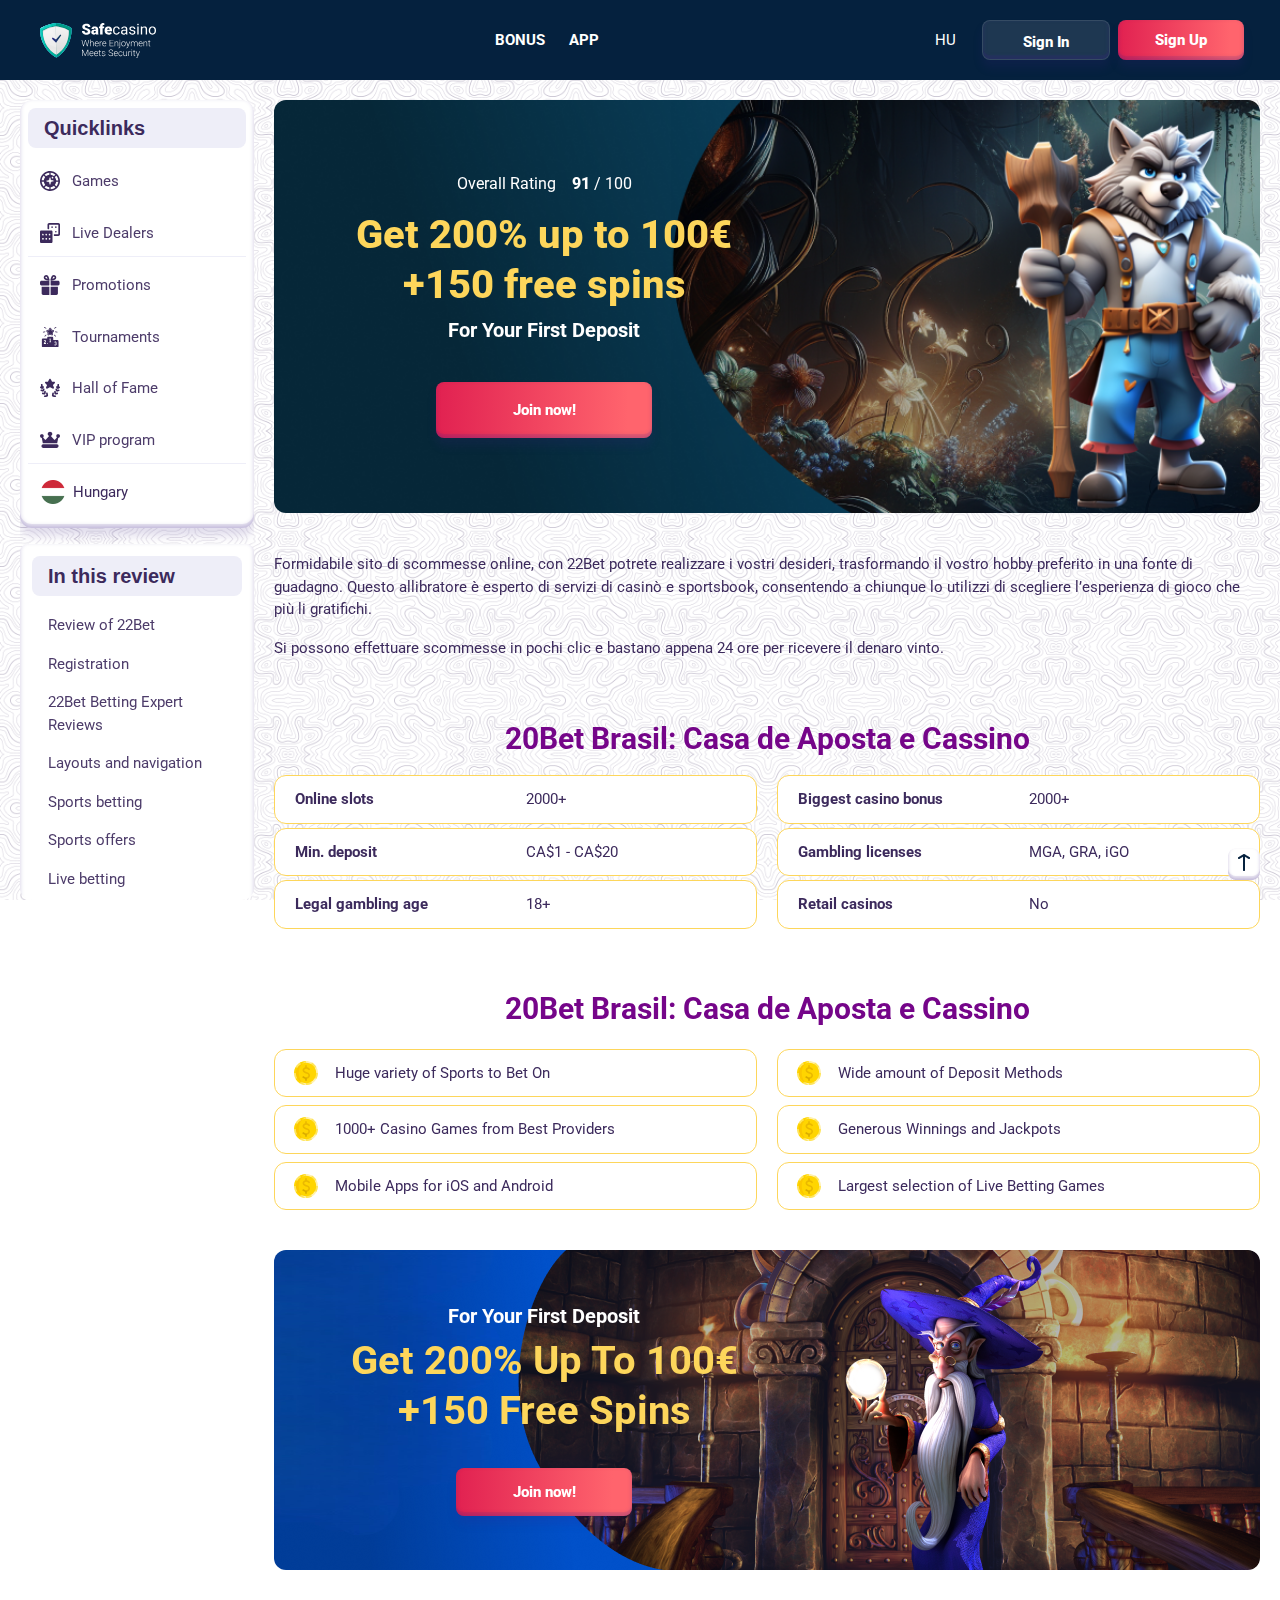
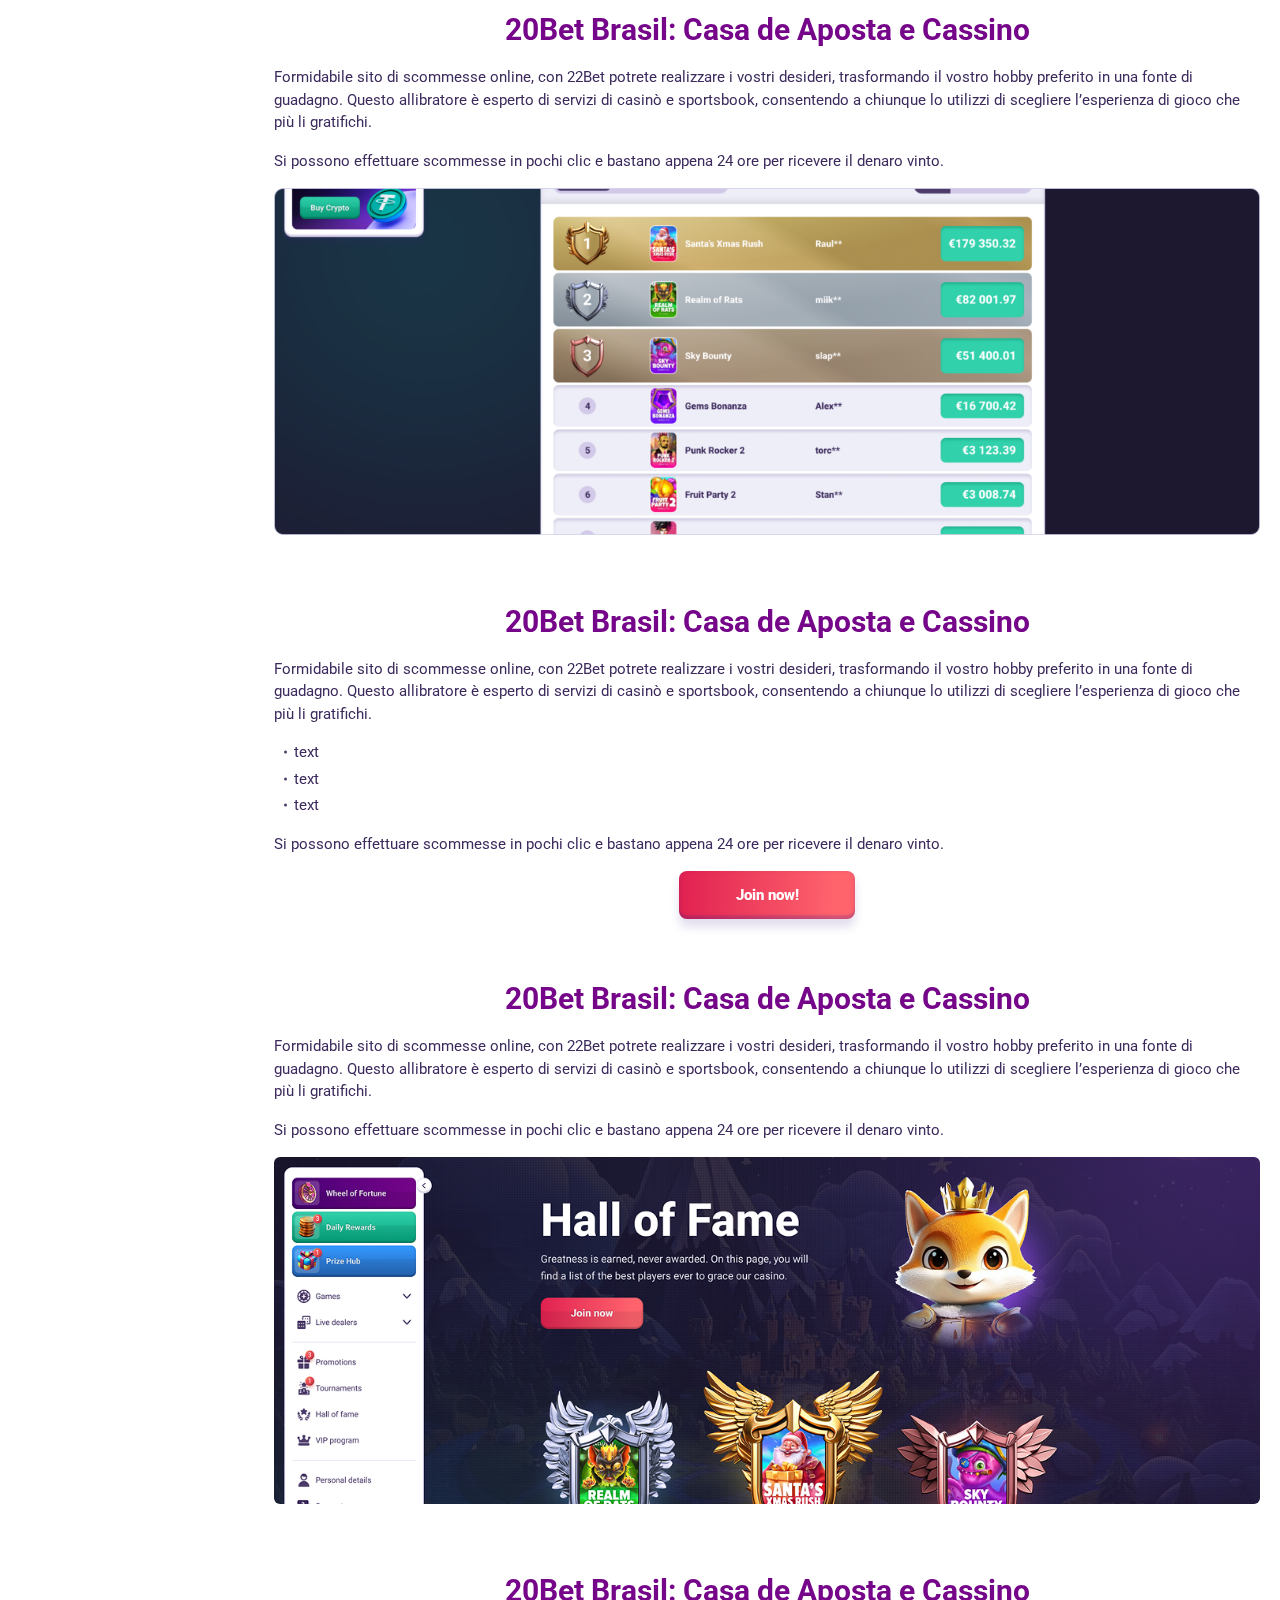
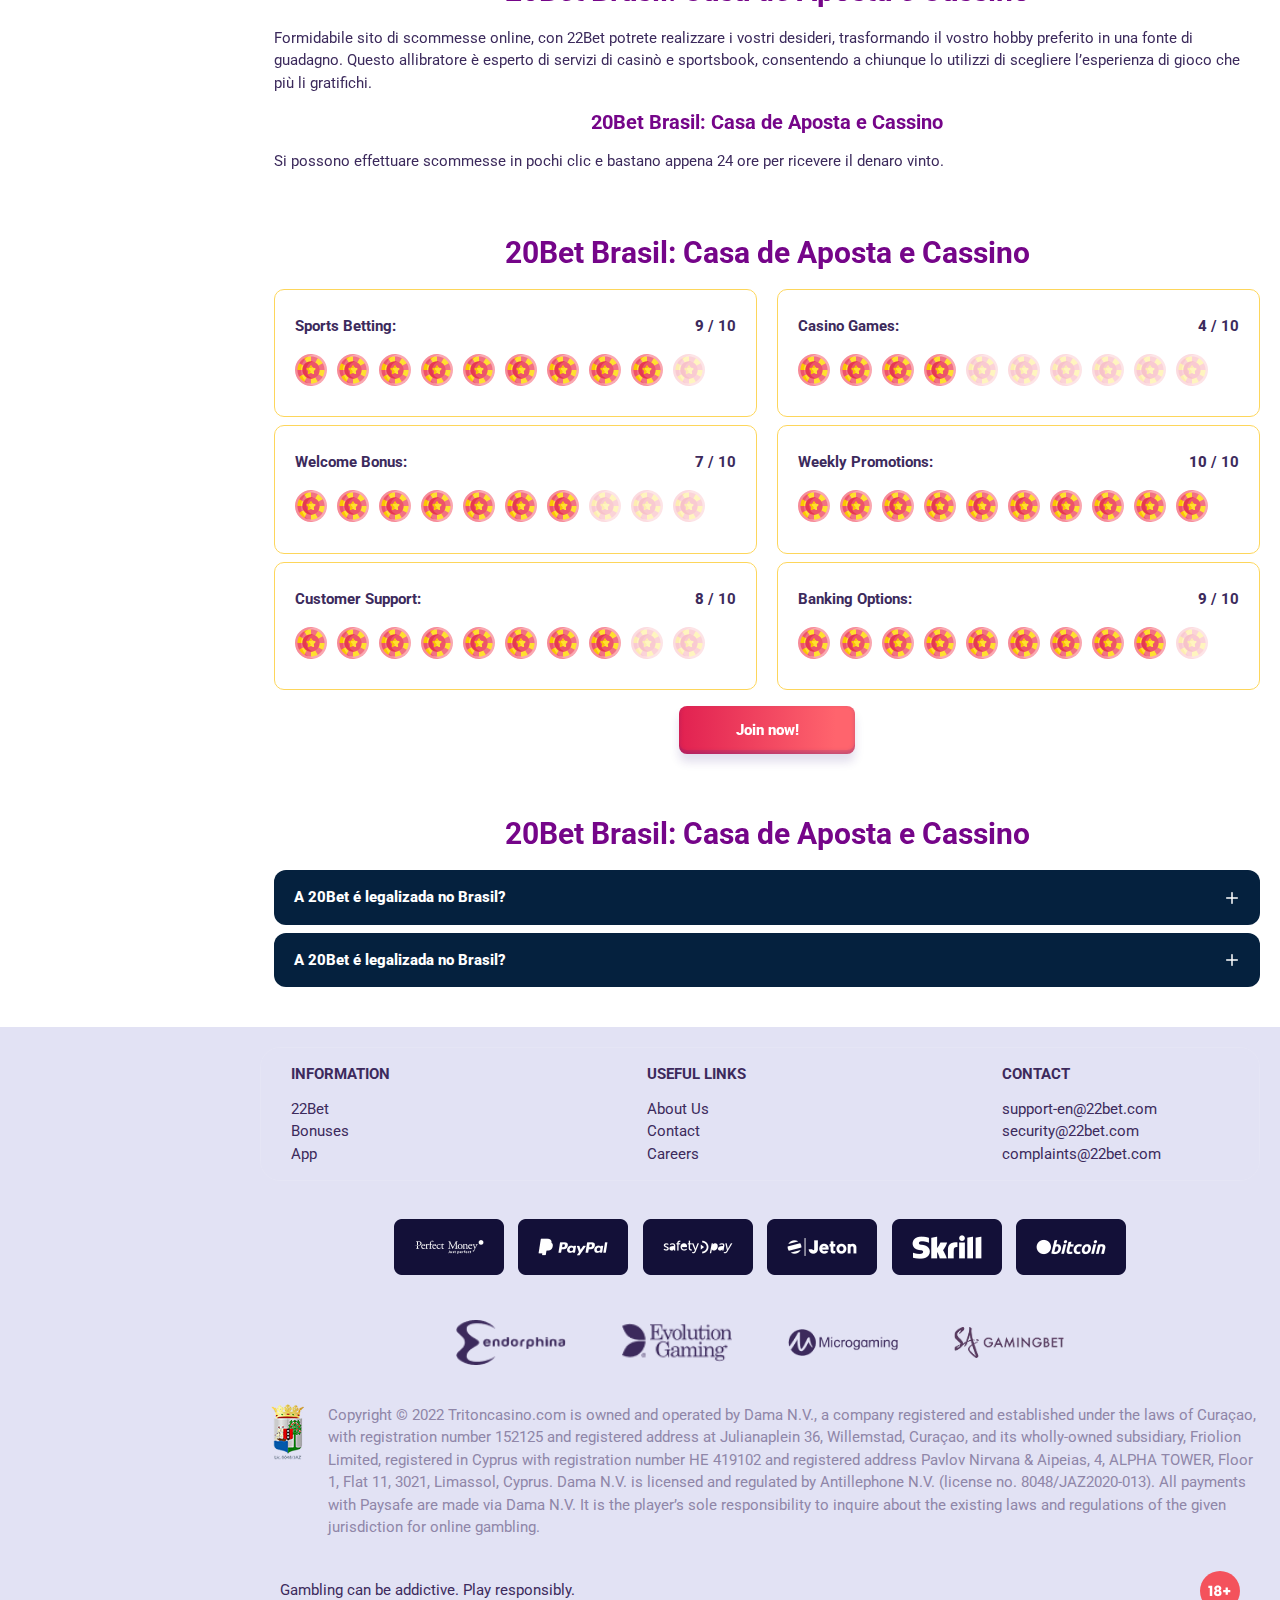
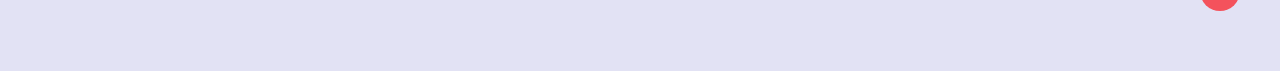
<file: index.html>
<!DOCTYPE html>
<html lang="hu">
  <head>
    <meta charset="UTF-8" />
    <meta name="viewport" content="width=device-width, initial-scale=1.0" />
    <title>Get 200% up to 100€
      +150 free spins</title>
    <meta
      name="description"
      content="A 20Bet apostas online é a novidade mais relevante no mercado de apostas do Brasil"
    />
    <meta property="og:site_name" content="Slotsgem Casino" />
    <meta
      property="og:title"
      content="Get 200% up to 100€
      +150 free spins"
    />
    <meta property="og:type" content="website" />
    <meta property="og:url" content="http://safecasino-hu.com/" />
    <meta property="og:image" content />
    <meta property="og:image:alt" content />
    <meta property="og:locale" content="hu" />
    <meta
      property="og:description"
      content="A 20Bet apostas online é a novidade mais relevante no mercado de apostas do Brasil"
    />
    <link rel="preconnect" href="https://fonts.googleapis.com" />
    <link rel="preconnect" href="https://fonts.gstatic.com" crossorigin />
    <link
      href="https://fonts.googleapis.com/css2?family=Poppins:wght@400;500;600;700;900&family=Roboto&family=Roboto+Condensed:ital,wght@0,100..900;1,100..900&display=swap"
      rel="stylesheet"
    />
    <link rel="stylesheet" href="./css/reset.css" />
    <link rel="stylesheet" href="./css/main.css" />
    <link rel="stylesheet" href="./css/media.css" />
    <link rel="icon" href="./images/favicon.png" type="image/x-icon" />
     <script src="https://code.jquery.com/jquery-3.6.1.min.js" integrity="sha256-o88AwQnZB+VDvE9tvIXrMQaPlFFSUTR+nldQm1LuPXQ=" crossorigin="anonymous"></script>
  </head>
  <body>
    <header class="header">
      <section class="content header__content">
        <a href="./index.html" class="logo header__logo"
          ><img src="./images/logo.svg" alt="logo" title=""
        /></a>
        <button class="header__btn-menu">
          <svg
            width="16px"
            height="16px"
            viewBox="0 0 16 16"
            xmlns="http://www.w3.org/2000/svg"
          >
            <rect y="0" width="16" height="3" rx="1.5"></rect>
            <rect y="6.5" width="16" height="3" rx="1.5"></rect>
            <rect y="13" width="16" height="3" rx="1.5"></rect>
          </svg>
        </button>
        <nav class="menu header__menu">
          <ul class="header__menu-list">
            <li><a href="./bonus.html">Bonus</a></li>
            <li><a href="./app.html">App</a></li>
          </ul>
          <div class="header__btn">
            <a
              href="#"
              class="header__button header__button-login header__btn-login"
              >Sign In
            </a>
            <a
              href="#"
              class="header__button header__button-signin header__btn-signin"
              >Sign Up</a
            >
          </div>
          <a class="sidebar__country sidebar__country-menu " href="#">
            <span><img src="./images/flag.png" alt="Sweden Flag" title /></span>
            <span>Hungary</span>
          </a>
        </nav>
        <a class="header__country" href="#">
          <span>hu</span>
        </a>
        <a href="#" class="header__button header__button-login">Sign In </a>
        <a href="#" class="header__button header__button-signin">Sign Up</a>
        
      </section>
    </header>
 <main class="main">
        <aside class="sidebar-wrapper">
            <section class="content sidebar">
              <nav class="menu sidebar__menu">
                <button class="sidebar__nav-button">
                  Quicklinks
                </button>
                <ul>
                  <li >
                    <a href="#" ><img class="icon-default" src="./images/sidebar/games.svg" alt=" Games"  title/>
                      Games</a>
                    
                  </li>
                  <li >
                    <a href="#" ><img class="icon-default" src="./images/sidebar/live.svg" alt="Live Dealers"  title/>
                      
                     Live Dealers</a>
                  </li>
                  <li >
                    <a href="#" > <img class="icon-default" src="./images/sidebar/promotions.svg"  alt="Promotions"  title/>
                      
                      <span>Promotions</span></a>
                  </li> 
                  <li >
                    <a href="#" > <img class="icon-default" src="./images/sidebar/tournaments.svg"  alt="Promotions"  title/>
                      
                      <span>Tournaments</span></a>
                  </li>    
                 
                  <li >
                    <a href="#" ><img class="icon-default" src="./images/sidebar/hall.svg" alt="Hall of Fame" title>
                     
                      Hall of Fame</a>
                  </li>
                  <li >
                    <a href="" ><img class="icon-default" src="./images/sidebar/vip.svg" alt="vip" title/>
                      VIP program</a>
                  </li>
                  
                </ul>

                  <a class="sidebar__country" href="#">
          <span><img src="./images/flag.png" alt="Sweden Flag" title /></span>
          <span>Hungary</span>
        </a>
              </nav>
    
              <div class="sidebar__navigation">
                <button class="sidebar__links-button">
                  In this review
                </button>
                <div class="sidebar__links">
                  <ul class="sidebar__links-list">
                      <li ><a  href="#" title>Review of 22Bet</a></li>
                      <li ><a  href="#" title>Registration</a></li>
                      <li ><a  href="#" title>22Bet Betting Expert Reviews</a></li>
                      <li ><a  href="#" title>Layouts and navigation</a></li>
                      <li ><a  href="#" title>Sports betting</a></li>
                      <li ><a  href="#" title>Sports offers</a></li>
                      <li ><a  href="#" title>Live betting</a></li>
                      <li ><a  href="#" title>Cash out</a></li>
                      <li ><a  href="#" title>Live stream</a></li>
                  </ul>
                </div>
              </div>
            </section>
          </aside>
    
          <section class="content__wrapper">
            <section class="content hero hero__content">
              <div class="background hero__background">
                <img src="./images/main/bg-main.png" alt="hero" title />
              </div>
    
              <div class="hero__data">
                <div
                  class="hero__rating"
                  itemscope
                  itemtype="http://schema.org/Game"
                >
                  <p>Overall Rating</p>
                  <meta itemprop="name" content="http://safe-casino.si/" />
                  <span
                    itemprop="aggregateRating"
                    itemscope
                    itemtype="http://schema.org/AggregateRating"
                  >
                    <span itemprop="ratingValue"> 91 </span>
                    <span> / </span>
                    <span itemprop="bestRating"> 100 </span>
                    <meta itemprop="reviewCount" content="100" />
                  </span>
                </div>
                <h1 class="title general hero__title">
                  Get 200% up to 100€
                  +150 free spins <strong>for your first deposit</strong>
                </h1>
                <a href="#" class="button hero__button">Join now!</a>
              </div>
            </section>
            <section class="content page-nav">
              <div class="page-nav-button sidebar__links-button">
                In this review
              </div>
              <ul class="page-nav-list sidebar__links-list">
               
                <li ><a  href="#" title>Review of 22Bet</a></li>
                <li ><a  href="#" title>Registration</a></li>
                <li ><a  href="#" title>22Bet Betting Expert Reviews</a></li>
                <li ><a  href="#" title>Layouts and navigation</a></li>
                <li ><a  href="#" title>Sports betting</a></li>
                <li ><a  href="#" title>Sports offers</a></li>
                <li ><a  href="#" title>Live betting</a></li>
                <li ><a  href="#" title>Cash out</a></li>
                <li ><a  href="#" title>Live stream</a></li>
              </ul>
            </section>
            <section class="content article ">
          
                <p >
                  Formidabile sito di scommesse online, con 22Bet potrete realizzare i
                  vostri desideri, trasformando il vostro hobby preferito in una fonte
                  di guadagno. Questo allibratore è esperto di servizi di casinò e
                  sportsbook, consentendo a chiunque lo utilizzi di scegliere
                  l’esperienza di gioco che più li gratifichi.
                </p>
            
                <p >
                  Si possono effettuare scommesse in pochi clic e bastano appena 24 ore
                  per ricevere il denaro vinto.
                </p>
              </section>
              <section class="content about">
                <h2 class="title high about__title">20Bet Brasil: Casa de Aposta e Cassino</h2>
                <table class="about__table">
                  <tbody class="about__group">
                    
                      <tr>
                      <td>Online slots</td>
                      <td>2000+</td>
                     </tr>
                     
                     <tr>
                      <td>Min. deposit</td>
                      <td>CA$1 - CA$20</td>
                     </tr>
                     <tr>
                      <td>Legal gambling age</td>
                      <td>18+</td>
                    </tr>
                    </div>
                  </tbody>
                  <tbody class="about__group">
                       
                      <tr>
                        <td>Biggest casino bonus</td>
                        <td>2000+</td>
                       </tr>
                      <tr>
                        <td>Gambling licenses</td>
                        <td>MGA, GRA, iGO</td>
                      </tr>
                      <tr>
                        <td>Retail casinos</td>
                        <td>No</td>
                      </tr>
                    </div>
                  </tbody>
                </table>
              </section>  
              <section class="content features">
                <h2 class="title high features__title">20Bet Brasil: Casa de Aposta e Cassino</h2>
                  <div class="features__list">
                    <div class="features__info">
                    <ul >
                      <li class="features__item">
                              Huge variety of Sports to Bet On
                      </li>
                      <li>
                        1000+ Casino Games from Best Providers
                      </li>
                      <li>
                        Mobile Apps for iOS and Android
                      </li>
                    </ul>
                    </div>
                   <div class="features__info">
                    <ul >
                      <li>
                        Wide amount of Deposit Methods
                      </li>
                      <li>
                        Generous Winnings and Jackpots
                      </li>
                      <li>
                       Largest selection of Live Betting Games
                      </li>
                    </ul>
                   </div>
                  </div>
              </section>  
            
         
              <section class="content banner">
                <div class="background banner__background">
                  
                  <img src="./images/main/banner-main.png" alt="banner" title />
                </div>
                <div class="banner__info">
                  <h2 class="title high banner__title-main">
                    for your first deposit
                    <strong> Get 200% up to 100€
                      +150 free spins </strong>
                  </h2>
                  <a href="#" class="button banner__button">Join now!</a>
                </div>
              </section>
              
             <section class=" content article">
                <h2 class="article__title high title">20Bet Brasil: Casa de Aposta e Cassino</h2>
                
                <p class="">
                  Formidabile sito di scommesse online, con 22Bet potrete realizzare i
                  vostri desideri, trasformando il vostro hobby preferito in una fonte
                  di guadagno. Questo allibratore è esperto di servizi di casinò e
                  sportsbook, consentendo a chiunque lo utilizzi di scegliere
                  l’esperienza di gioco che più li gratifichi.
                </p>
                
                <p >
                  Si possono effettuare scommesse in pochi clic e bastano appena 24 ore
                  per ricevere il denaro vinto.
                </p>
                <div class="images">
                  <img
                  src="./images/main/image1-main.png"
                  alt="images" title
                  class=""
                  
                />
                </div>
              </section>
              <section class=" content article ">
                <h2 class="article__title high title">20Bet Brasil: Casa de Aposta e Cassino</h2>
                <p >
                  Formidabile sito di scommesse online, con 22Bet potrete realizzare i
                  vostri desideri, trasformando il vostro hobby preferito in una fonte
                  di guadagno. Questo allibratore è esperto di servizi di casinò e
                  sportsbook, consentendo a chiunque lo utilizzi di scegliere
                  l’esperienza di gioco che più li gratifichi.
                </p>
                <ul>
                  <li >text</li>
                  <li >text</li>
                  <li >text</li>
                </ul>
                <p >
                  Si possono effettuare scommesse in pochi clic e bastano appena 24 ore
                  per ricevere il denaro vinto.
                </p>
                
                <a href="#" class="button  article__button">Join now!</a>
              </section>
              <section class=" content article">
                <h2 class="article__title high title">20Bet Brasil: Casa de Aposta e Cassino</h2>
               
                <p class="">
                  Formidabile sito di scommesse online, con 22Bet potrete realizzare i
                  vostri desideri, trasformando il vostro hobby preferito in una fonte
                  di guadagno. Questo allibratore è esperto di servizi di casinò e
                  sportsbook, consentendo a chiunque lo utilizzi di scegliere
                  l’esperienza di gioco che più li gratifichi.
                </p>
                <p >
                  Si possono effettuare scommesse in pochi clic e bastano appena 24 ore
                  per ricevere il denaro vinto.
                </p>
                <div class="images">
                  <img
                  src="./images/main/image2-main.png"
                  alt="images" title
                  class=""
                  
                />
                </div>
              </section>
              <section class=" content article ">
                <h2 class="article__title high title">20Bet Brasil: Casa de Aposta e Cassino</h2>
                <p >
                  Formidabile sito di scommesse online, con 22Bet potrete realizzare i
                  vostri desideri, trasformando il vostro hobby preferito in una fonte
                  di guadagno. Questo allibratore è esperto di servizi di casinò e
                  sportsbook, consentendo a chiunque lo utilizzi di scegliere
                  l’esperienza di gioco che più li gratifichi.
                </p>
                
                <h3>20Bet Brasil: Casa de Aposta e Cassino</h3>
                
                <p >
                  Si possono effettuare scommesse in pochi clic e bastano appena 24 ore
                  per ricevere il denaro vinto.
                </p>
               
              </section>
             <section class="content ratings ">
                <h2 class="ratings__title title high">
                  20Bet Brasil: Casa de Aposta e Cassino
                </h2>
                
          <div class="ratings__content">
            <ul class="ratings__list">
              <li>
                
                <div  class="ratings__info">
                 
                  <span class="ratings__data">
                    <span>9</span>
                    <span>/</span>
                    <span>10</span>
                  </span>
                  <p>Sports betting:</p>
                </div>
                <div class="ratings__img">
                  <img src="./images/main/ratings-icon.svg" alt="ratings" title>
                  <img src="./images/main/ratings-icon.svg" alt="ratings" title>
                  <img src="./images/main/ratings-icon.svg" alt="ratings" title>
                  <img src="./images/main/ratings-icon.svg" alt="ratings" title>
                  <img src="./images/main/ratings-icon.svg" alt="ratings" title>
                  <img src="./images/main/ratings-icon.svg" alt="ratings" title>
                  <img src="./images/main/ratings-icon.svg" alt="ratings" title>
                  <img src="./images/main/ratings-icon.svg" alt="ratings" title>
                  <img src="./images/main/ratings-icon.svg" alt="ratings" title>
                  <img class="ratings-icon-grey" src="./images/main/ratings-icon-grey.svg" alt="ratings" title>
                  
                </div>
              </li>
              <li>
                
                <div class="ratings__info">
                  <span class="ratings__data">
                    <span>7</span>
                    <span>/</span>
                    <span>10</span>
                  </span>
                  <p>Welcome Bonus:
                  </p>

                </div>
                <div class="ratings__img">
                  <img src="./images/main/ratings-icon.svg" alt="ratings" title>
                  <img src="./images/main/ratings-icon.svg" alt="ratings" title>
                  <img src="./images/main/ratings-icon.svg" alt="ratings" title>
                  <img src="./images/main/ratings-icon.svg" alt="ratings" title>
                  <img src="./images/main/ratings-icon.svg" alt="ratings" title>
                <img src="./images/main/ratings-icon.svg" alt="ratings" title>
                <img src="./images/main/ratings-icon.svg" alt="ratings" title>
                  <img class="ratings-icon-grey" src="./images/main/ratings-icon-grey.svg" alt="ratings" title>
                  <img class="ratings-icon-grey" src="./images/main/ratings-icon-grey.svg" alt="ratings" title>
                  <img class="ratings-icon-grey" src="./images/main/ratings-icon-grey.svg" alt="ratings" title>
              
                </div>
              </li>
              <li>
                
                <div class="ratings__info">
                  <span class="ratings__data">
                    <span>8</span>
                    <span>/</span>
                    <span>10</span>
                  </span>
                  <p>Customer support:</p>
                
                </div>
                <div class="ratings__img">
                  <img src="./images/main/ratings-icon.svg" alt="ratings" title>
                  <img src="./images/main/ratings-icon.svg" alt="ratings" title>
                  <img src="./images/main/ratings-icon.svg" alt="ratings" title>
                  <img src="./images/main/ratings-icon.svg" alt="ratings" title>
                  <img src="./images/main/ratings-icon.svg" alt="ratings" title>
                  <img src="./images/main/ratings-icon.svg" alt="ratings" title>
                  <img src="./images/main/ratings-icon.svg" alt="ratings" title>
                  <img src="./images/main/ratings-icon.svg" alt="ratings" title>
                  <img class="ratings-icon-grey" src="./images/main/ratings-icon-grey.svg" alt="ratings" title>
                  <img class="ratings-icon-grey" src="./images/main/ratings-icon-grey.svg" alt="ratings" title>
                  
                </div>  
            </li>
            </ul>
            <ul class="ratings__list">
            <li>
             
              <div class="ratings__info">
                <span class="ratings__data">
                  <span>4</span>
                  <span>/</span>
                  <span>10</span>
                </span>
                <p>Casino games:</p>
              
              </div>
              <div class="ratings__img">
                <img src="./images/main/ratings-icon.svg" alt="ratings" title>
                <img src="./images/main/ratings-icon.svg" alt="ratings" title>
                <img src="./images/main/ratings-icon.svg" alt="ratings" title>
                <img src="./images/main/ratings-icon.svg" alt="ratings" title>
                <img class="ratings-icon-grey" src="./images/main/ratings-icon-grey.svg" alt="ratings" title>
                <img class="ratings-icon-grey" src="./images/main/ratings-icon-grey.svg" alt="ratings" title>
                <img class="ratings-icon-grey" src="./images/main/ratings-icon-grey.svg" alt="ratings" title>
                <img class="ratings-icon-grey" src="./images/main/ratings-icon-grey.svg" alt="ratings" title>
                <img class="ratings-icon-grey" src="./images/main/ratings-icon-grey.svg" alt="ratings" title>
                <img class="ratings-icon-grey" src="./images/main/ratings-icon-grey.svg" alt="ratings" title>
               
              </div>
             
            </li>
              <li>
                
                <div class="ratings__info">
                  <span class="ratings__data">
                    <span>10</span>
                    <span>/</span>
                    <span>10</span>
                  </span>
                  <p>Weekly Promotions:
                  </p> 
                </div>
                <div class="ratings__img">
                  <img src="./images/main/ratings-icon.svg" alt="ratings" title>
                <img src="./images/main/ratings-icon.svg" alt="ratings" title>
                <img src="./images/main/ratings-icon.svg" alt="ratings" title>
                <img src="./images/main/ratings-icon.svg" alt="ratings" title>
                <img src="./images/main/ratings-icon.svg" alt="ratings" title>
                <img src="./images/main/ratings-icon.svg" alt="ratings" title>
                <img src="./images/main/ratings-icon.svg" alt="ratings" title>
                <img src="./images/main/ratings-icon.svg" alt="ratings" title>
                <img src="./images/main/ratings-icon.svg" alt="ratings" title>
                <img src="./images/main/ratings-icon.svg" alt="ratings" title>
                </div>   
              </li>
             

             
            <li>
              
              <div class="ratings__info">
                <span class="ratings__data">
                  <span>9</span>
                  <span>/</span>
                  <span>10</span>
                </span>
                <p>Banking Options:</p>
               
              </div> 
              <div class="ratings__img">
                <img src="./images/main/ratings-icon.svg" alt="ratings" title>
                <img src="./images/main/ratings-icon.svg" alt="ratings" title>
                <img src="./images/main/ratings-icon.svg" alt="ratings" title>
                <img src="./images/main/ratings-icon.svg" alt="ratings" title>
                <img src="./images/main/ratings-icon.svg" alt="ratings" title>
                <img src="./images/main/ratings-icon.svg" alt="ratings" title>
                <img src="./images/main/ratings-icon.svg" alt="ratings" title>
                <img src="./images/main/ratings-icon.svg" alt="ratings" title>
                <img src="./images/main/ratings-icon.svg" alt="ratings" title>
                <img class="ratings-icon-grey" src="./images/main/ratings-icon-grey.svg" alt="ratings" title>
              </div>
            </li> 
          
            </ul>
           
          </div>
            
              <a href="#" class="button ratings__button">Join now!</a>
              </section>
               <section class="content faq ">
                <h2 class="title high faq__title ">20Bet Brasil: Casa de Aposta e Cassino</h2>
                <ul class="faq__list " itemscope itemtype="https://schema.org/FAQPage">
                  <li class="faq__item"  itemscope itemprop="mainEntity" itemtype="https://schema.org/Question">
                    <h3 class="title medium faq__subtitle js-button-expander"  itemprop="name">A 20Bet é legalizada no Brasil?
                     </h3>
                    <div  class="faq__answer js-expand-content" itemscope  itemprop="acceptedAnswer" itemtype="https://schema.org/Answer">
                      <p  itemprop="text">
                        O pacote especial para novos usuários da 20Bet paga 100% sobre o primeiro depósito, com limite de 600 BRL.
                      </p>
                    </div>
                  </li>
                  <li class="faq__item"  itemscope itemprop="mainEntity" itemtype="https://schema.org/Question">
                    <h3 class="title medium faq__subtitle js-button-expander"  itemprop="name">A 20Bet é legalizada no Brasil?</h3>
                    <div class="faq__answer js-expand-content" itemscope  itemprop="acceptedAnswer" itemtype="https://schema.org/Answer">
                      <p  itemprop="text">
                        O pacote especial para novos usuários da 20Bet paga 100% sobre o primeiro depósito, com limite de 600 BRL.
                      </p>
                    </div>
                  </li> 
                  
                  
                </ul>
              </section> 
              <div class=""  onclick="scrollToTop()">
                <button class="main__arrow" id="scrollToTopBtn"></button>
              </div> 
          </section>
    
    </main> 
    <footer class="footer">
      <section class="content footer__content">
        
        <ul class="footer__menu">
          <li>
            <div>Information</div>
            <ul class="footer__info">
              <li><a href="#">22Bet
              </a></li>
              <li><a href="#">Bonuses</a></li>
              <li><a href="#">App
              </a></li>
              
            
            </ul>
          </li>
          
          <li>
            <div>Useful Links</div>
            <ul class="footer__info">
              <li><a href="#">About Us</a></li>
              <li><a href="#">Contact</a></li>
              <li><a href="#">Careers</a></li>
            </ul>
          </li>
          <li>
            <div>Contact
            </div>
            <ul class="footer__info">
              <li><a href="mailto:support-en@22bet.com" >support-en@22bet.com</a></li>
              <li><a href="mailto:security@22bet.com">security@22bet.com</a></li>
              <li><a href="mailto:complaints@22bet.com">complaints@22bet.com</a></li>
            </ul>
          </li>
        </ul>
        <ul class="footer__cards">
          <li>
            <a href="#"><img src="./images/perfect.png" alt="cards" title /></a>
          </li>
          <li>
            <a href="#"><img src="./images/paypal.png" alt="cards" title /></a>
          </li>
          <li>
            <a href="#"
              ><img src="./images/safety.png" alt="cards" title
            /></a>
          </li>
          <li>
            <a href="#"><img src="./images/jeton.png" alt="cards" title /></a>
          </li>
          <li>
            <a href="#"><img src="./images/scrill.png" alt="cards" title /></a>
          </li>
          <li>
            <a href="#"><img src="./images/bitcoin.png" alt="cards" title /></a>
          </li>
          
        </ul>
        <ul class="footer__cards footer__cards-last">
          <li>
            <a href="#"><img src="./images/endorfina.png" alt="cards" title /></a>
          </li>
          <li>
            <a href="#"><img src="./images/evolution.png" alt="cards" title /></a>
          </li>
          <li>
            <a href="#"
              ><img src="./images/micro.png" alt="cards" title
            /></a>
          </li>
          <li>
            <a href="#"><img src="./images/gaming.png" alt="cards" title /></a>
          </li>
          
          
        </ul>
        <div class="footer__wrap">
          <img src="./images/footer-frame.png" alt="logo" title />
          <p>
            Copyright &copy; 2022 Tritoncasino.com is owned and operated by Dama N.V., a company registered and established under the laws of Curaçao, with registration number 152125 and registered address at Julianaplein 36, Willemstad, Curaçao, and its wholly-owned subsidiary, Friolion Limited, registered in Cyprus with registration number HE 419102 and registered address Pavlov Nirvana & Aipeias, 4, ALPHA TOWER, Floor 1, Flat 11, 3021, Limassol, Cyprus. Dama N.V. is licensed and regulated by Antillephone N.V. (license no. 8048/JAZ2020-013). All payments with Paysafe are made via Dama N.V. It is the player’s sole responsibility to inquire about the existing laws and regulations of the given jurisdiction for online gambling.
          </p>
        </div>
        <div class="footer__wrapp">
          
          <p>
            Gambling can be addictive. Play responsibly.
          </p>
          <img src="./images/age.svg" alt="age" title />
        </div>
      </section>
    </footer>
    <script src="./js/sidebar.js" defer></script>
    <script src="./js/arrowUp.js" defer></script>
    <script src="./js/expander.js" defer></script>
    <script src="./js/mobile-menu.js" defer></script>
  </body>
</html>
</file>
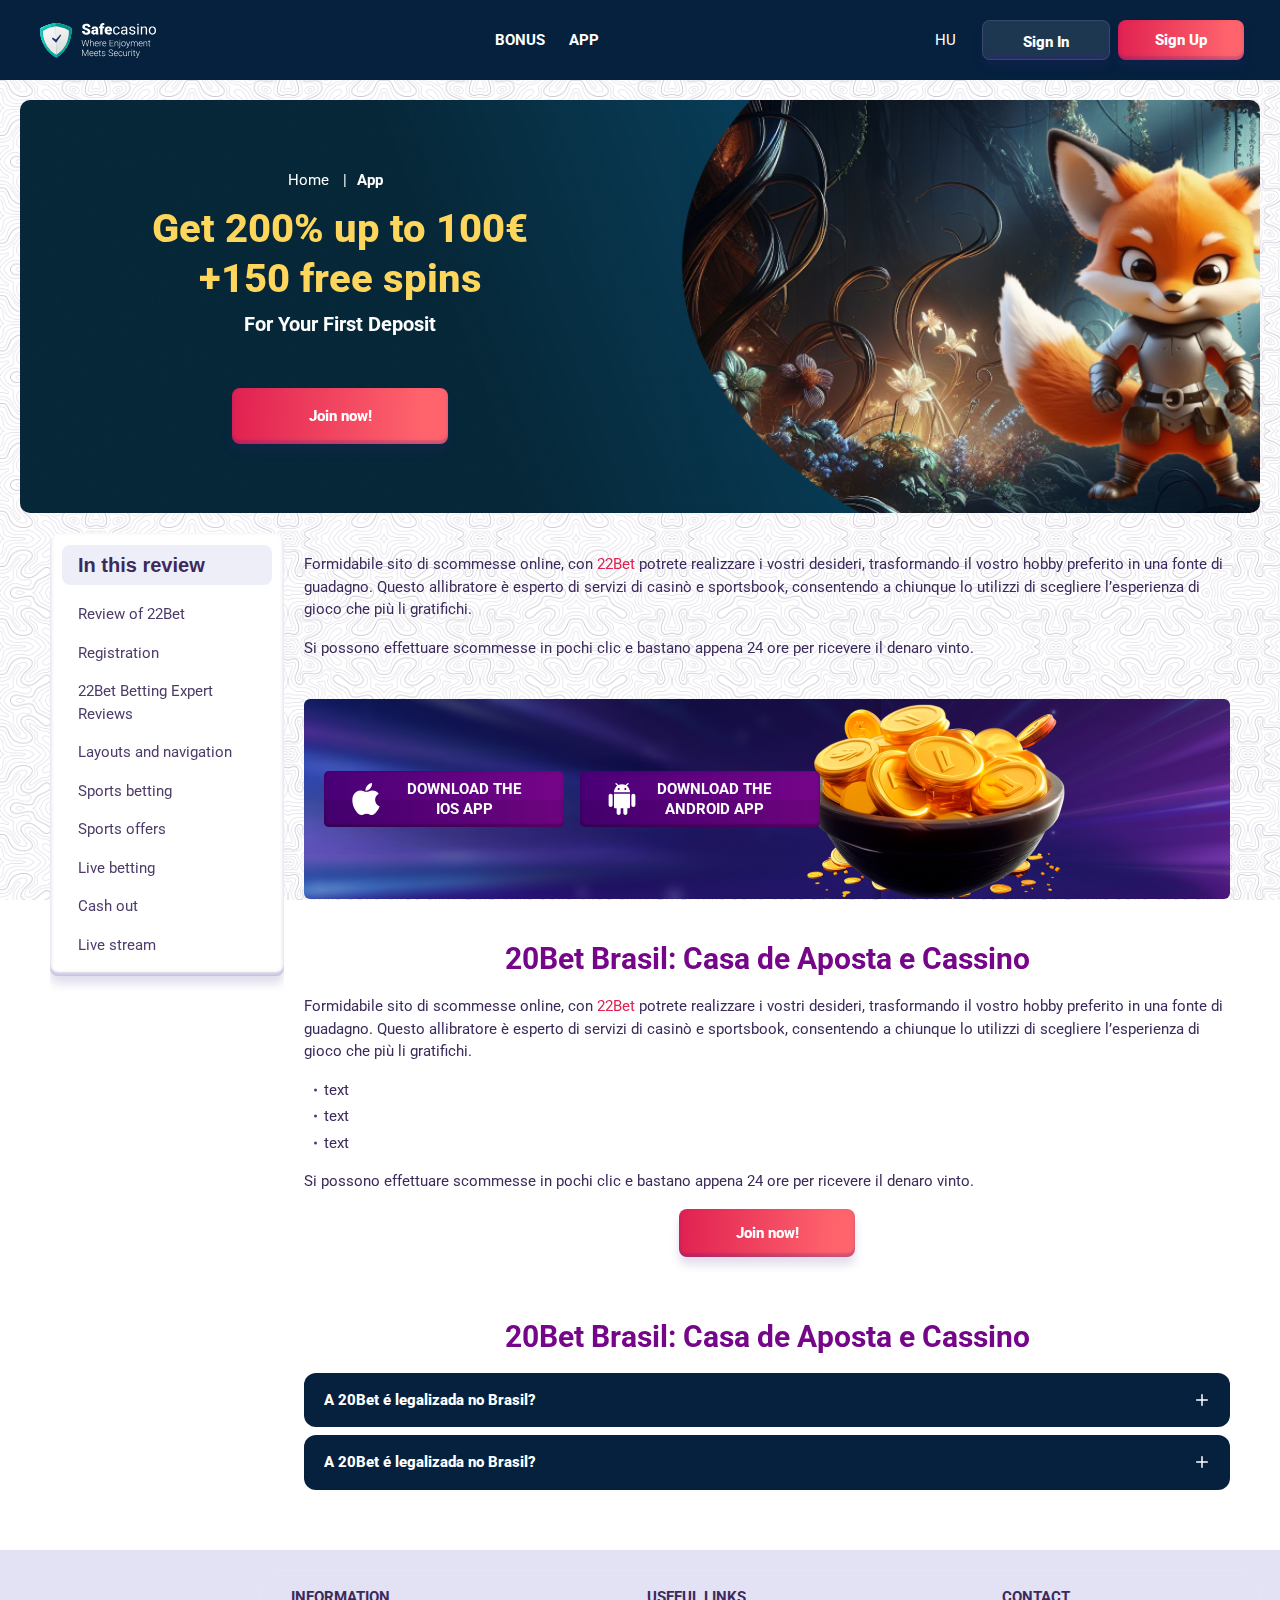
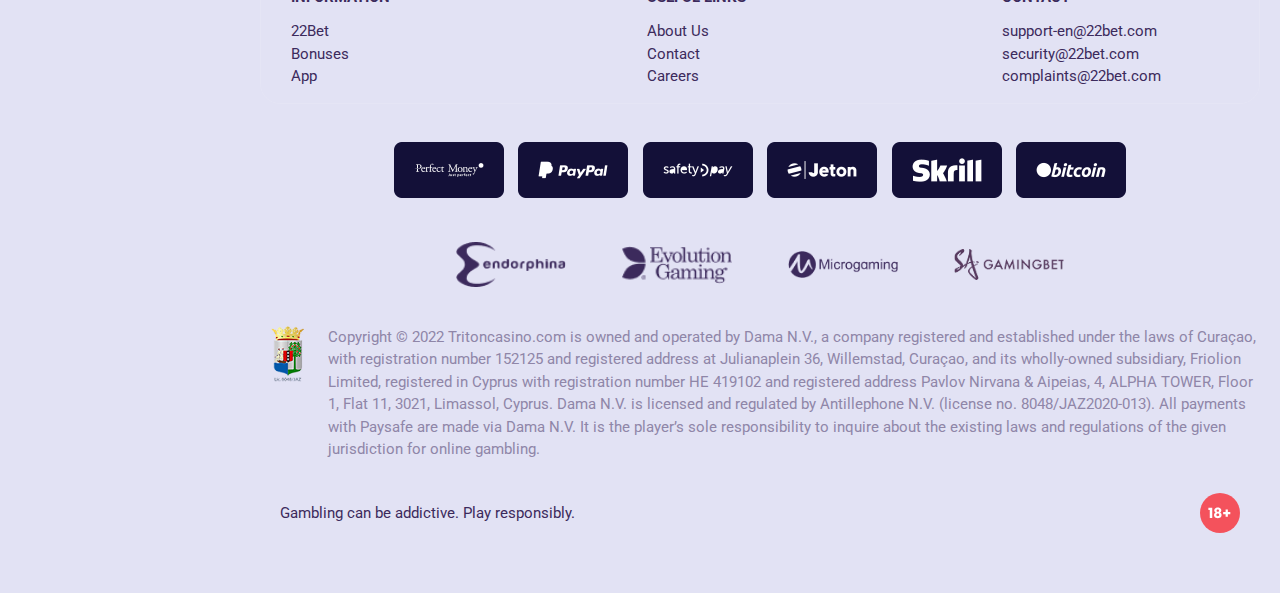
<file: app.html>
<!DOCTYPE html>
<html lang="hu">
  <head>
    <meta charset="UTF-8" />
    <meta name="viewport" content="width=device-width, initial-scale=1.0" />
    <title>Get 200% up to 100€
      +150 free spins</title>
    <meta
      name="description"
      content="A 20Bet apostas online é a novidade mais relevante no mercado de apostas do Brasil"
    />
    <meta property="og:site_name" content="Slotsgem Casino" />
    <meta
      property="og:title"
      content="Get 200% up to 100€
      +150 free spins"
    />
    <meta property="og:type" content="website" />
    <meta property="og:url" content="http://safecasino-hu.com/" />
    <meta property="og:image" content />
    <meta property="og:image:alt" content />
    <meta property="og:locale" content="hu" />
    <meta
      property="og:description"
      content="A 20Bet apostas online é a novidade mais relevante no mercado de apostas do Brasil."
    />
    <link rel="preconnect" href="https://fonts.googleapis.com" />
    <link rel="preconnect" href="https://fonts.gstatic.com" crossorigin />
    <link
      href="https://fonts.googleapis.com/css2?family=Poppins:wght@400;500;600;700;900&family=Roboto&family=Roboto+Condensed:ital,wght@0,100..900;1,100..900&display=swap"
      rel="stylesheet"
    />
    <link rel="stylesheet" href="./css/reset.css" />
    <link rel="stylesheet" href="./css/main.css" />
    <link rel="stylesheet" href="./css/media.css" />
    <link rel="icon" href="./images/favicon.png" type="image/x-icon" />
    <script
      src="https://code.jquery.com/jquery-3.6.1.min.js"
      integrity="sha256-o88AwQnZB+VDvE9tvIXrMQaPlFFSUTR+nldQm1LuPXQ="
      crossorigin="anonymous"
    ></script>
  </head>
  <body>
    <header class="header">
      <section class="content header__content">
        <a href="./index.html" class="logo header__logo"
          ><img src="./images/logo.svg" alt="logo" title=""
        /></a>
        <button class="header__btn-menu">
          <svg
            width="16px"
            height="16px"
            viewBox="0 0 16 16"
            xmlns="http://www.w3.org/2000/svg"
          >
            <rect y="0" width="16" height="3" rx="1.5"></rect>
            <rect y="6.5" width="16" height="3" rx="1.5"></rect>
            <rect y="13" width="16" height="3" rx="1.5"></rect>
          </svg>
        </button>
        <nav class="menu header__menu">
          <ul class="header__menu-list">
            <li><a href="./bonus.html">Bonus</a></li>
            <li><a href="./app.html">App</a></li>
          </ul>
          <div class="header__btn">
            <a
              href="#"
              class="header__button header__button-login header__btn-login"
              >Sign In
            </a>
            <a
              href="#"
              class="header__button header__button-signin header__btn-signin"
              >Sign Up</a
            >
          </div>
          <a class="sidebar__country sidebar__country-menu " href="#">
            <span><img src="./images/flag.png" alt="Sweden Flag" title /></span>
            <span>Hungary</span>
          </a>
        </nav>
        <a class="header__country" href="#">
          <span>hu</span>
        </a>
        <a href="#" class="header__button header__button-login">Sign In </a>
        <a href="#" class="header__button header__button-signin">Sign Up</a>

        
      </section>
    </header>
    <main class="main main-page">
      <section class=" hero hero__app hero__page">
        <div class="background hero__background">
          <img src="./images/app/bg-app.png" alt="hero" title />
        </div>

        <div class="hero__data hero__data-app">
          <ul
            class="breadcrumbs"
            itemscope
            itemtype="https://schema.org/BreadcrumbList"
          >
            <li
              itemprop="itemListElement"
              itemscope
              itemtype="https://schema.org/ListItem"
            >
              <a href="#" itemprop="item">
                <span itemprop="name">Home</span></a
              >
              <meta itemprop="position" content="1" />
            </li>
            <li
              itemprop="itemListElement"
              itemscope
              itemtype="https://schema.org/ListItem"
            >
              <a href="#" itemprop="item"> <span itemprop="name">App</span></a>
              <meta itemprop="position" content="2" />
            </li>
          </ul>
          <h1 class="title general hero__title">
            Get 200% up to 100€
            +150 free spins <strong>for your first deposit</strong>
          </h1>
          
          <a href="#" class="button hero__button hero__button-app">Join now!</a>
        </div>
      </section>
      <section class="main__wrap main__wrap-page">
      <aside class="sidebar-wrapper">
        <section class="content sidebar">
         
          <div class="sidebar__navigation">
          <button class="sidebar__links-button">In this review</button>
          <div class="sidebar__links">
            <ul class="sidebar__links-list">
              <li><a href="#" title>Review of 22Bet</a></li>
              <li><a href="#" title>Registration</a></li>
              <li><a href="#" title>22Bet Betting Expert Reviews</a></li>
              <li><a href="#" title>Layouts and navigation</a></li>
              <li><a href="#" title>Sports betting</a></li>
              <li><a href="#" title>Sports offers</a></li>
              <li><a href="#" title>Live betting</a></li>
              <li><a href="#" title>Cash out</a></li>
              <li><a href="#" title>Live stream</a></li>
            </ul>
          </div>
          </div>
        </section>
      </aside>

      <section class="content__wrapper">
       
        <section class="content page-nav">
          <div class="page-nav-button sidebar__links-button">In this review</div>
          <ul class="page-nav-list sidebar__links-list">
            <li><a href="#" title>Review of 22Bet</a></li>
            <li><a href="#" title>Registration</a></li>
            <li><a href="#" title>22Bet Betting Expert Reviews</a></li>
            <li><a href="#" title>Layouts and navigation</a></li>
            <li><a href="#" title>Sports betting</a></li>
            <li><a href="#" title>Sports offers</a></li>
            <li><a href="#" title>Live betting</a></li>
            <li><a href="#" title>Cash out</a></li>
            <li><a href="#" title>Live stream</a></li>
          </ul>
        </section>
        <section class="content article">
        
          <p>
            Formidabile sito di scommesse online, con
            <a href="#" class="article__link">22Bet</a> potrete realizzare i vostri desideri, trasformando il vostro hobby preferito in una fonte di guadagno. Questo allibratore è esperto di servizi di casinò e sportsbook, consentendo a chiunque lo utilizzi di scegliere l’esperienza di gioco che più li gratifichi.
          </p>
          <p>Si possono effettuare scommesse in pochi clic e bastano appena 24 ore per ricevere il denaro vinto.</p>
        </section>
        <section class="content  banner__app">
          <div class="background banner__background-app">
            <img class="background-app" src="./images/app/banner-app.png" alt="banner" title />
          </div>
          <div class="banner__content banner__content-app">
           
                <a href="#" class="banner__btn banner__btn-android"
                >  DOWNLOAD
                THE IOS APP
                </span></a>
                
              
              <a href="#" class="banner__btn banner__btn-app">
                DOWNLOAD THE android APP</a>
            </div>
        
        </section>
        <section class="content article">
          <h2 class="article__title high title">
            20Bet Brasil: Casa de Aposta e Cassino
          </h2>
          <p>
            Formidabile sito di scommesse online, con <a href="#" class="article__link">22Bet</a> potrete realizzare i vostri desideri, trasformando il vostro hobby preferito in una fonte di guadagno. Questo allibratore è esperto di servizi di casinò e sportsbook, consentendo a chiunque lo utilizzi di scegliere l’esperienza di gioco che più li gratifichi.
          </p>
          
          <ul >
            <li >text</li>
                  <li >text</li>
                  <li >text</li>
          </ul>
          <p>Si possono effettuare scommesse in pochi clic e bastano appena 24 ore per ricevere il denaro vinto.</p>
          
          <a href="#" class="button article__button">Join now!</a>
        </section>
        <section class="content faq">
          <h2 class="title high faq__title">20Bet Brasil: Casa de Aposta e Cassino</h2>
          <ul class="faq__list " itemscope itemtype="https://schema.org/FAQPage">
            <li class="faq__item"  itemscope itemprop="mainEntity" itemtype="https://schema.org/Question">
              <h3 class="title medium faq__subtitle js-button-expander"  itemprop="name">A 20Bet é legalizada no Brasil?
               </h3>
              <div  class="faq__answer js-expand-content" itemscope  itemprop="acceptedAnswer" itemtype="https://schema.org/Answer">
                <p  itemprop="text">
                  O pacote especial para novos usuários da 20Bet paga 100% sobre o primeiro depósito, com limite de 600 BRL.
                </p>
              </div>
            </li>
            <li class="faq__item"  itemscope itemprop="mainEntity" itemtype="https://schema.org/Question">
              <h3 class="title medium faq__subtitle js-button-expander"  itemprop="name">A 20Bet é legalizada no Brasil?</h3>
              <div class="faq__answer js-expand-content" itemscope  itemprop="acceptedAnswer" itemtype="https://schema.org/Answer">
                <p  itemprop="text">
                  O pacote especial para novos usuários da 20Bet paga 100% sobre o primeiro depósito, com limite de 600 BRL.
                </p>
              </div>
            </li> 
            
            
          </ul>
        </section>
      </section>
      </section>
    </main>
    <footer class="footer">
      <section class="content footer__content">
        
        <ul class="footer__menu">
          <li>
            <div>Information</div>
            <ul class="footer__info">
              <li><a href="#">22Bet
              </a></li>
              <li><a href="#">Bonuses</a></li>
              <li><a href="#">App
              </a></li>
              
            
            </ul>
          </li>
          
          <li>
            <div>Useful Links</div>
            <ul class="footer__info">
              <li><a href="#">About Us</a></li>
              <li><a href="#">Contact</a></li>
              <li><a href="#">Careers</a></li>
            </ul>
          </li>
          <li>
            <div>Contact
            </div>
            <ul class="footer__info">
              <li><a href="mailto:support-en@22bet.com" >support-en@22bet.com</a></li>
              <li><a href="mailto:security@22bet.com">security@22bet.com</a></li>
              <li><a href="mailto:complaints@22bet.com">complaints@22bet.com</a></li>
            </ul>
          </li>
        </ul>
        <ul class="footer__cards">
          <li>
            <a href="#"><img src="./images/perfect.png" alt="cards" title /></a>
          </li>
          <li>
            <a href="#"><img src="./images/paypal.png" alt="cards" title /></a>
          </li>
          <li>
            <a href="#"
              ><img src="./images/safety.png" alt="cards" title
            /></a>
          </li>
          <li>
            <a href="#"><img src="./images/jeton.png" alt="cards" title /></a>
          </li>
          <li>
            <a href="#"><img src="./images/scrill.png" alt="cards" title /></a>
          </li>
          <li>
            <a href="#"><img src="./images/bitcoin.png" alt="cards" title /></a>
          </li>
          
        </ul>
        <ul class="footer__cards footer__cards-last">
          <li>
            <a href="#"><img src="./images/endorfina.png" alt="cards" title /></a>
          </li>
          <li>
            <a href="#"><img src="./images/evolution.png" alt="cards" title /></a>
          </li>
          <li>
            <a href="#"
              ><img src="./images/micro.png" alt="cards" title
            /></a>
          </li>
          <li>
            <a href="#"><img src="./images/gaming.png" alt="cards" title /></a>
          </li>
          
          
        </ul>
        <div class="footer__wrap">
          <img src="./images/footer-frame.png" alt="logo" title />
          <p>
            Copyright &copy; 2022 Tritoncasino.com is owned and operated by Dama N.V., a company registered and established under the laws of Curaçao, with registration number 152125 and registered address at Julianaplein 36, Willemstad, Curaçao, and its wholly-owned subsidiary, Friolion Limited, registered in Cyprus with registration number HE 419102 and registered address Pavlov Nirvana & Aipeias, 4, ALPHA TOWER, Floor 1, Flat 11, 3021, Limassol, Cyprus. Dama N.V. is licensed and regulated by Antillephone N.V. (license no. 8048/JAZ2020-013). All payments with Paysafe are made via Dama N.V. It is the player’s sole responsibility to inquire about the existing laws and regulations of the given jurisdiction for online gambling.
          </p>
        </div>
        <div class="footer__wrapp">
          
          <p>
            Gambling can be addictive. Play responsibly.
          </p>
          <img src="./images/age.svg" alt="age" title />
        </div>
      </section>
    </footer>
    <script src="./js/sidebar.js" defer></script>
    <script src="./js/expander.js" defer></script>
    <script src="./js/mobile-menu.js" defer></script>
  </body>
</html>
</file>
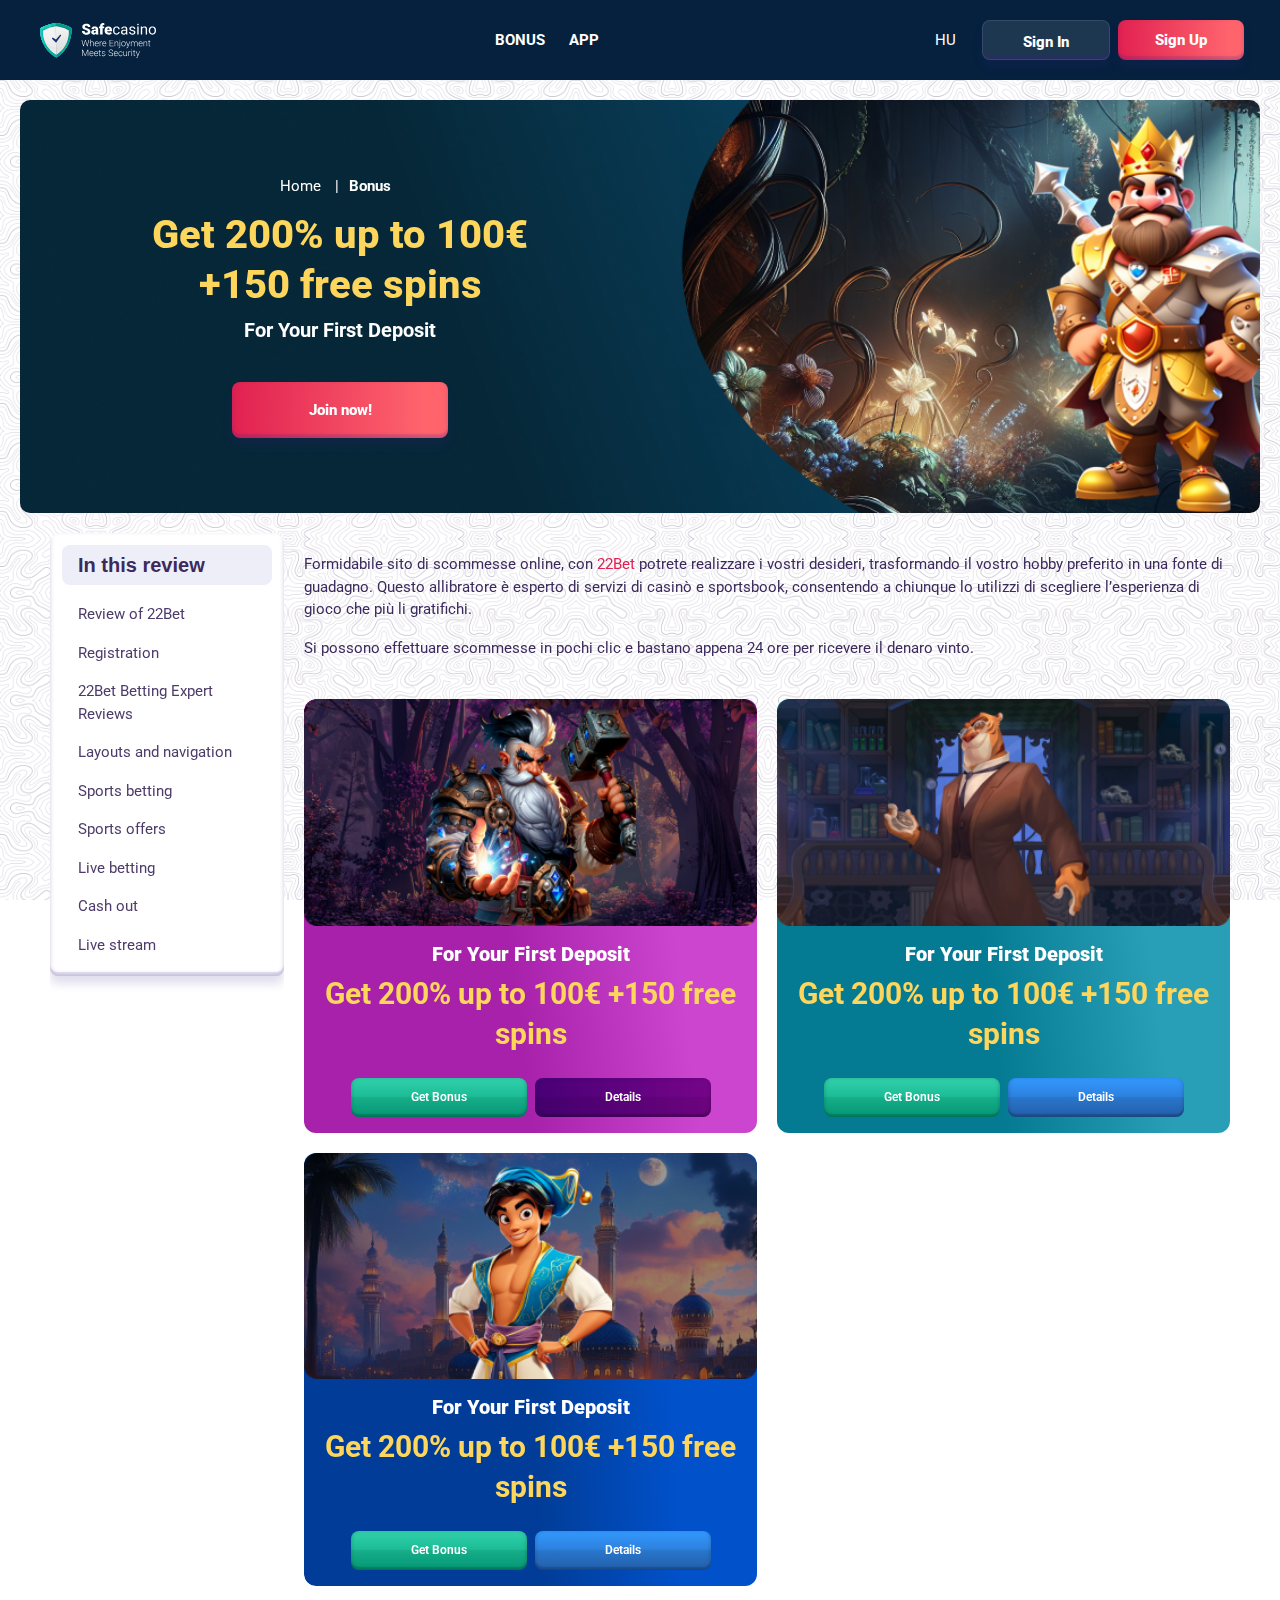
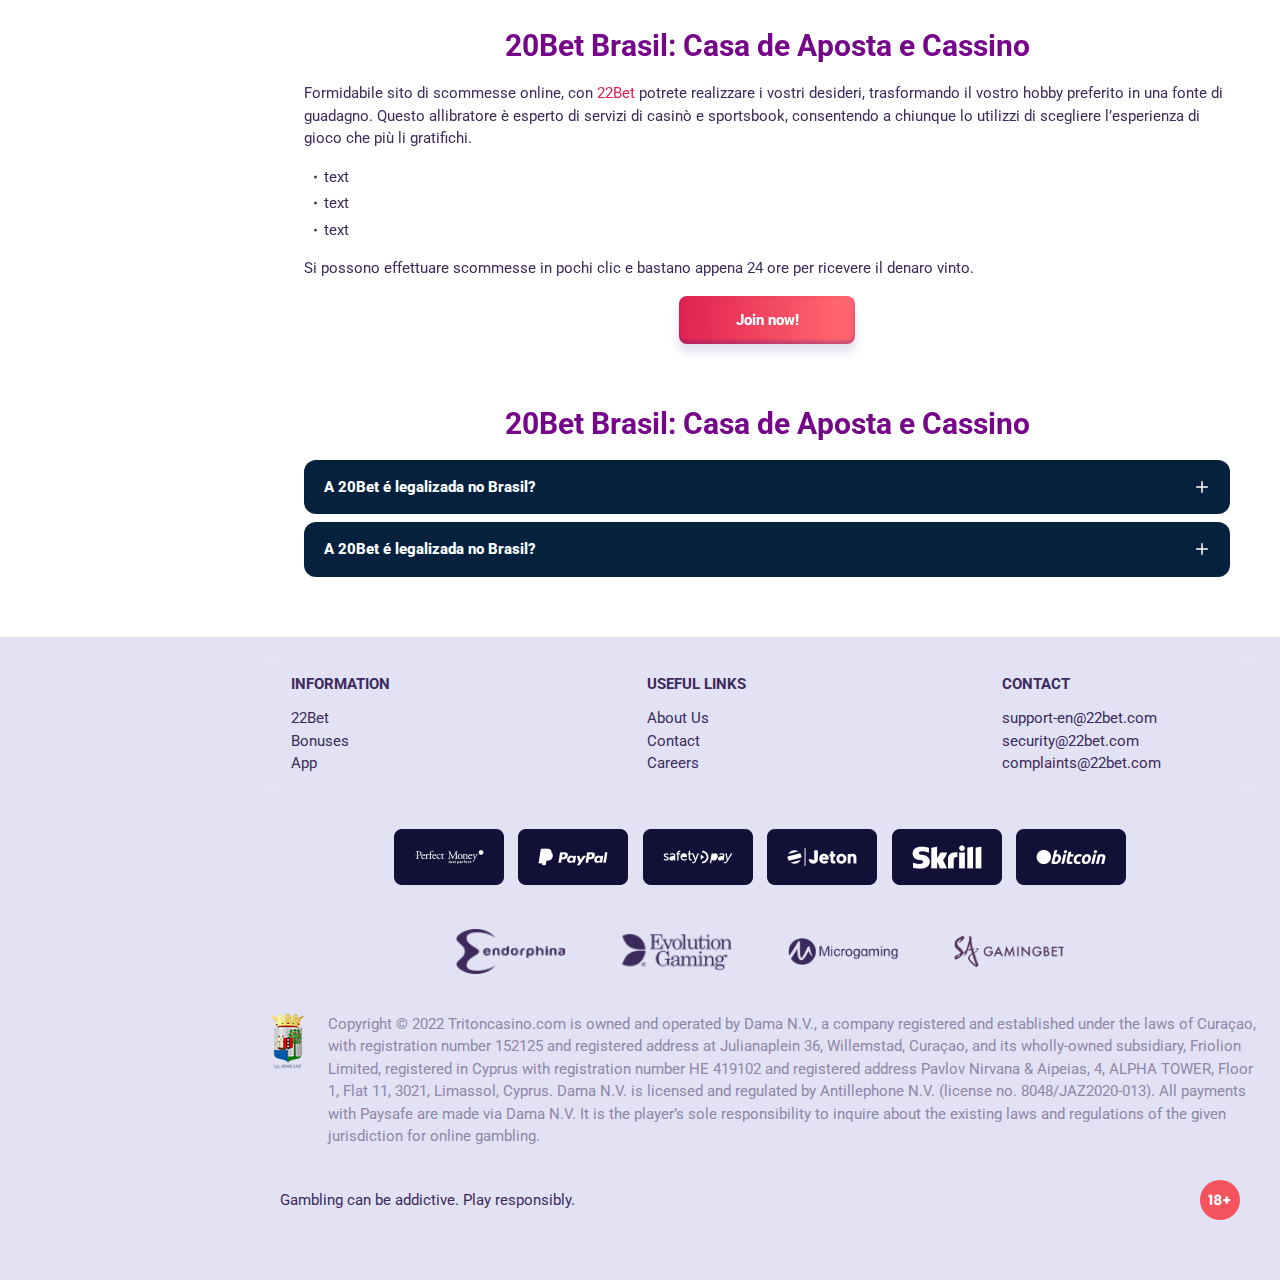
<file: bonus.html>
<!DOCTYPE html>
<html lang="hu">
  <head>
    <meta charset="UTF-8" />
    <meta name="viewport" content="width=device-width, initial-scale=1.0" />
    <title>Get 200% up to 100€
      +150 free spins</title>
    <meta
      name="description"
      content="A 20Bet apostas online é a novidade mais relevante no mercado de apostas do Brasil"
    />
    <meta property="og:site_name" content="Slotsgem Casino" />
    <meta
      property="og:title"
      content="Get 200% up to 100€
      +150 free spins"
    />
    <meta property="og:type" content="website" />
    <meta property="og:url" content="http://safecasino-hu.com/" />
    <meta property="og:image" content />
    <meta property="og:image:alt" content />
    <meta property="og:locale" content="hu" />
    <meta
      property="og:description"
      content="A 20Bet apostas online é a novidade mais relevante no mercado de apostas do Brasil"
    />
    <link rel="preconnect" href="https://fonts.googleapis.com" />
    <link rel="preconnect" href="https://fonts.gstatic.com" crossorigin />
    <link
      href="https://fonts.googleapis.com/css2?family=Poppins:wght@400;500;600;700;900&family=Roboto&family=Roboto+Condensed:ital,wght@0,100..900;1,100..900&display=swap"
      rel="stylesheet"
    />
    <link rel="stylesheet" href="./css/reset.css" />
    <link rel="stylesheet" href="./css/main.css" />
    <link rel="stylesheet" href="./css/media.css" />
    <link rel="icon" href="./images/favicon.png" type="image/x-icon" />
    <script
      src="https://code.jquery.com/jquery-3.6.1.min.js"
      integrity="sha256-o88AwQnZB+VDvE9tvIXrMQaPlFFSUTR+nldQm1LuPXQ="
      crossorigin="anonymous"
    ></script>
  </head>
  <body>
    <header class="header">
      <section class="content header__content">
        <a href="./index.html" class="logo header__logo"
          ><img src="./images/logo.svg" alt="logo" title=""
        /></a>
        <button class="header__btn-menu">
          <svg
            width="16px"
            height="16px"
            viewBox="0 0 16 16"
            xmlns="http://www.w3.org/2000/svg"
          >
            <rect y="0" width="16" height="3" rx="1.5"></rect>
            <rect y="6.5" width="16" height="3" rx="1.5"></rect>
            <rect y="13" width="16" height="3" rx="1.5"></rect>
          </svg>
        </button>
        <nav class="menu header__menu">
          <ul class="header__menu-list">
            <li><a href="./bonus.html">Bonus</a></li>
            <li><a href="./app.html">App</a></li>
          </ul>
          <div class="header__btn">
            <a
              href="#"
              class="header__button header__button-login header__btn-login"
              >Sign In
            </a>
            <a
              href="#"
              class="header__button header__button-signin header__btn-signin"
              >Sign Up</a
            >
          </div>
          <a class="sidebar__country sidebar__country-menu " href="#">
            <span><img src="./images/flag.png" alt="Sweden Flag" title /></span>
            <span>Hungary</span>
          </a>
        </nav>
        <a class="header__country" href="#">
          <span>hu</span>
        </a>
        <a href="#" class="header__button header__button-login">Sign In </a>
        <a href="#" class="header__button header__button-signin">Sign Up</a>

       
      </section>
    </header>
    <main class="main main-page">
      <section class=" hero hero__bonus hero__page">
        <div class="background hero__background hero__background-page" >
          <img src="./images/bonus/bg-bonus.png" alt="hero" title />
        </div>

        <div class="hero__data hero__data-bonus">
          <ul
            class="breadcrumbs"
            itemscope
            itemtype="https://schema.org/BreadcrumbList"
          >
            <li
              itemprop="itemListElement"
              itemscope
              itemtype="https://schema.org/ListItem"
            >
              <a href="#" itemprop="item">
                <span itemprop="name">Home</span></a
              >
              <meta itemprop="position" content="1" />
            </li>
            <li
              itemprop="itemListElement"
              itemscope
              itemtype="https://schema.org/ListItem"
            >
              <a href="#" itemprop="item"> <span itemprop="name">Bonus</span></a>
              <meta itemprop="position" content="2" />
            </li>
          </ul>
          <h1 class="title general hero__title">
            Get 200% up to 100€
            +150 free spins <strong>for your first deposit</strong>
          </h1>
          
          <a href="#" class="button hero__button hero__button-bonus">Join now!</a>
        </div>
      </section>
      <section class="main__wrap main__wrap-page">
      <aside class="sidebar-wrapper">
        <section class="content sidebar">
          
          <div class="sidebar__navigation">
          <button class="sidebar__links-button">In this review</button>
          <div class="sidebar__links">
            <ul class="sidebar__links-list">
              <li><a href="#" title>Review of 22Bet</a></li>
              <li><a href="#" title>Registration</a></li>
              <li><a href="#" title>22Bet Betting Expert Reviews</a></li>
              <li><a href="#" title>Layouts and navigation</a></li>
              <li><a href="#" title>Sports betting</a></li>
              <li><a href="#" title>Sports offers</a></li>
              <li><a href="#" title>Live betting</a></li>
              <li><a href="#" title>Cash out</a></li>
              <li><a href="#" title>Live stream</a></li>
            </ul>
          </div>
        </div>
        </section>
      </aside>

      <section class="content__wrapper">
        
        <section class="content page-nav">
          <div class="page-nav-button sidebar__links-button">In this review</div>
          <ul class="page-nav-list sidebar__links-list">
            <li><a href="#" title>Review of 22Bet</a></li>
            <li><a href="#" title>Registration</a></li>
            <li><a href="#" title>22Bet Betting Expert Reviews</a></li>
            <li><a href="#" title>Layouts and navigation</a></li>
            <li><a href="#" title>Sports betting</a></li>
            <li><a href="#" title>Sports offers</a></li>
            <li><a href="#" title>Live betting</a></li>
            <li><a href="#" title>Cash out</a></li>
            <li><a href="#" title>Live stream</a></li>
          </ul>
        </section>
        <section class="content article">
         
          <p>
            Formidabile sito di scommesse online, con
            <a href="#" class="article__link">22Bet</a> potrete realizzare i vostri desideri, trasformando il vostro hobby preferito in una fonte di guadagno. Questo allibratore è esperto di servizi di casinò e sportsbook, consentendo a chiunque lo utilizzi di scegliere l’esperienza di gioco che più li gratifichi.
          </p>
          <p>Si possono effettuare scommesse in pochi clic e bastano appena 24 ore per ricevere il denaro vinto.</p>
        </section>

        <section class="content bonuses">
          <ul class="bonuses__list">
            <li class="bonuses__item">
              <div class="bonuses__img">
                <img src="./images/bonus/banner-bonus1.png" alt="" title="" />
              </div>
              <div class="bonuses__desc">
                <h2 class="title high bonuses__title">
                 <strong> for your first deposit</strong>
                  Get 200% up to 100€ +150 free spins
                </h2>
                
                <div class="bonuses__buttons">
                  <a href="#" class="button bonuses__button bonuses__button-first">Get Bonus</a>
                  <a href="#" class="button bonuses__button bonuses__button-last">Details</a>
                  
                </div>
                
              </div>
            </li>
            <li class="bonuses__item">
              <div class="bonuses__img">
                <img src="./images/bonus/banner-bonus2.png" alt="" title="" />
              </div>
              <div class="bonuses__desc">
                <h2 class="title high bonuses__title">
                  <strong> for your first deposit</strong>
                   Get 200% up to 100€ +150 free spins
                 </h2>
                 
                 <div class="bonuses__buttons">
                   <a href="#" class="button bonuses__button ">Get Bonus</a>
                   <a href="#" class="button bonuses__button ">Details</a>
                   
                 </div>
                
              </div>
            </li>
            <li class="bonuses__item">
              <div class="bonuses__img">
                <img src="./images/bonus/banner-bonus3.png" alt="" title="" />
              </div>
              <div class="bonuses__desc">
                <h2 class="title high bonuses__title">
                  <strong> for your first deposit</strong>
                   Get 200% up to 100€ +150 free spins
                 </h2>
                 
                 <div class="bonuses__buttons">
                   <a href="#" class="button bonuses__button">Get Bonus</a>
                   <a href="#" class="button bonuses__button">Details</a>
                   
                 </div>
                
              </div>
            </li>
          </ul>
        </section>
       
        <section class="content article">
          <h2 class="article__title high title">
            20Bet Brasil: Casa de Aposta e Cassino
          </h2>
          <p>
            Formidabile sito di scommesse online, con  <a href="#" class="article__link">22Bet</a> potrete realizzare i vostri desideri, trasformando il vostro hobby preferito in una fonte di guadagno. Questo allibratore è esperto di servizi di casinò e sportsbook, consentendo a chiunque lo utilizzi di scegliere l’esperienza di gioco che più li gratifichi.
          </p>
          
          <ul >
            <li >text</li>
                  <li >text</li>
                  <li >text</li>
          </ul>
          <p>Si possono effettuare scommesse in pochi clic e bastano appena 24 ore per ricevere il denaro vinto.</p>
         
          <a href="#" class="button article__button article__button-page ">Join now!</a>
        </section>
        <section class="content faq">
          <h2 class="title high faq__title">20Bet Brasil: Casa de Aposta e Cassino</h2>
          <ul class="faq__list " itemscope itemtype="https://schema.org/FAQPage">
            <li class="faq__item"  itemscope itemprop="mainEntity" itemtype="https://schema.org/Question">
              <h3 class="title medium faq__subtitle js-button-expander"  itemprop="name">A 20Bet é legalizada no Brasil?
               </h3>
              <div  class="faq__answer js-expand-content" itemscope  itemprop="acceptedAnswer" itemtype="https://schema.org/Answer">
                <p  itemprop="text">
                  O pacote especial para novos usuários da 20Bet paga 100% sobre o primeiro depósito, com limite de 600 BRL.
                </p>
              </div>
            </li>
            <li class="faq__item"  itemscope itemprop="mainEntity" itemtype="https://schema.org/Question">
              <h3 class="title medium faq__subtitle js-button-expander"  itemprop="name">A 20Bet é legalizada no Brasil?</h3>
              <div class="faq__answer js-expand-content" itemscope  itemprop="acceptedAnswer" itemtype="https://schema.org/Answer">
                <p  itemprop="text">
                  O pacote especial para novos usuários da 20Bet paga 100% sobre o primeiro depósito, com limite de 600 BRL.
                </p>
              </div>
            </li> 
            
            
          </ul>
        </section>
      </section>
    </section>
    </main>
    <footer class="footer">
      <section class="content footer__content">
        
        <ul class="footer__menu">
          <li>
            <div>Information</div>
            <ul class="footer__info">
              <li><a href="#">22Bet
              </a></li>
              <li><a href="#">Bonuses</a></li>
              <li><a href="#">App
              </a></li>
              
            
            </ul>
          </li>
          
          <li>
            <div>Useful Links</div>
            <ul class="footer__info">
              <li><a href="#">About Us</a></li>
              <li><a href="#">Contact</a></li>
              <li><a href="#">Careers</a></li>
            </ul>
          </li>
          <li>
            <div>Contact
            </div>
            <ul class="footer__info">
              <li><a href="mailto:support-en@22bet.com" >support-en@22bet.com</a></li>
              <li><a href="mailto:security@22bet.com">security@22bet.com</a></li>
              <li><a href="mailto:complaints@22bet.com">complaints@22bet.com</a></li>
            </ul>
          </li>
        </ul>
        <ul class="footer__cards">
          <li>
            <a href="#"><img src="./images/perfect.png" alt="cards" title /></a>
          </li>
          <li>
            <a href="#"><img src="./images/paypal.png" alt="cards" title /></a>
          </li>
          <li>
            <a href="#"
              ><img src="./images/safety.png" alt="cards" title
            /></a>
          </li>
          <li>
            <a href="#"><img src="./images/jeton.png" alt="cards" title /></a>
          </li>
          <li>
            <a href="#"><img src="./images/scrill.png" alt="cards" title /></a>
          </li>
          <li>
            <a href="#"><img src="./images/bitcoin.png" alt="cards" title /></a>
          </li>
          
        </ul>
        <ul class="footer__cards footer__cards-last">
          <li>
            <a href="#"><img src="./images/endorfina.png" alt="cards" title /></a>
          </li>
          <li>
            <a href="#"><img src="./images/evolution.png" alt="cards" title /></a>
          </li>
          <li>
            <a href="#"
              ><img src="./images/micro.png" alt="cards" title
            /></a>
          </li>
          <li>
            <a href="#"><img src="./images/gaming.png" alt="cards" title /></a>
          </li>
          
          
        </ul>
        <div class="footer__wrap">
          <img src="./images/footer-frame.png" alt="logo" title />
          <p>
            Copyright &copy; 2022 Tritoncasino.com is owned and operated by Dama N.V., a company registered and established under the laws of Curaçao, with registration number 152125 and registered address at Julianaplein 36, Willemstad, Curaçao, and its wholly-owned subsidiary, Friolion Limited, registered in Cyprus with registration number HE 419102 and registered address Pavlov Nirvana & Aipeias, 4, ALPHA TOWER, Floor 1, Flat 11, 3021, Limassol, Cyprus. Dama N.V. is licensed and regulated by Antillephone N.V. (license no. 8048/JAZ2020-013). All payments with Paysafe are made via Dama N.V. It is the player’s sole responsibility to inquire about the existing laws and regulations of the given jurisdiction for online gambling.
          </p>
        </div>
        <div class="footer__wrapp">
          
          <p>
            Gambling can be addictive. Play responsibly.
          </p>
          <img src="./images/age.svg" alt="age" title />
        </div>
      </section>
    </footer>
    <script src="./js/sidebar.js" defer></script>
    <script src="./js/expander.js" defer></script>
    <script src="./js/mobile-menu.js" defer></script>
  </body>
</html>
</file>
<file: css/main.css>
html {
  scroll-behavior: smooth;
  text-size-adjust: 100%;
  box-sizing: border-box;
  
}

body {
  display: block;
  position: relative;
  width: 100%;
  font-family: "Roboto", sans-serif;
  font-size: 15px;
  font-weight: 400;
  line-height: 22.5px;
  text-align: left;
  color: #3C2A5C;
  overflow-x: hidden;
}

body::before {
  content: "";
  position: fixed;
  top: 0;
  left: 0;
  width: 100%;
  height: 100%;
  background: url(../images/bg-body.png) repeat;
  background-size: 15%;
  opacity: 0.3; 
  pointer-events: none;
}

.content {
  display: block;
  position: relative;
  width: 100%;
  max-width: 1250px;
  max-width: 1400px;
  overflow: hidden;
  border-radius: 12px;
  padding: 20px 0;
  margin: 0 auto 20px auto;
}

h1,
h2,
h3,
h4,
.title {
  display: block;
  position: relative;
  font-size: 40px;
  font-weight: 800;
  line-height: 50px;
  text-align: center;
  color:#FDD65B;
}

h2,
.title.high {
  display: flex;
  justify-content:center;
  align-items: center;
  font-size: 30px;
  line-height: 40px;
  font-weight: 700;
  color:#750589;
  text-align: left;
  
  margin-bottom: 16px;
}

h3,
title.medium {
  font-size: 20px;
  font-weight: 700;
  line-height: 24px;
  text-align:center;
  color: #750589;
}
h4,
title.mini {
  font-size: 28px;
  font-weight: 700;
  line-height: 32px;
  text-align: center;
  color: #750589;
}

article > *,
.article > *,
.desk > * {
  margin-top: 16px;
}

article > *:first-child,
.article > *:first-child,
.desk > *:first-child {
  margin-top: 0 !important;
}

article > h2,
.article > h2,
.desk > h2 {
  margin-top: 32px;
}

article > h3,
.article > h3,
.desk > h3 {
  margin-top: 16px;
}
article > h4,
.article > h4,
.desk > h4 {
  margin-top: 16px;
}

.button
 {
  position: relative;
  width: 216px;
  height: 56px;
  background: linear-gradient(91.42deg, #E12151 0%, #FF646D 88.65%);
  border-radius: 8px;
  overflow: hidden;
  font-size: 15px;
  font-weight: 800;
  line-height: 24px;
  text-align: center;
  text-decoration: none;
  color: #ffffff;
  white-space: nowrap;
  cursor: pointer;
  padding: 16px 60px;
  margin: 0 auto;
  transition: all 0.5s;
  box-shadow: 
    0px 8px 10px 0px #3D1F8626, 
    0px -4px 0px 0px #3D1F861A inset, 
    0px -2px 4px 0px #3D1F8640 inset;
}




.button:hover {
  transform: scale(1.1);
}

.header__button {
  position: relative;
  min-width: 120px;
  height: 40px;
  font-size: 15px;
  font-weight: 800;
  line-height: 24px;
  text-align: center;
  text-decoration: none;
  text-transform: capitalize;
  border-radius: 8px;
  white-space: nowrap;
  color: #FFFFFF;
  cursor: pointer;
  padding: 8px 37px;
  margin: 0 auto;
  box-shadow: 
    0px 8px 10px 0px #3D1F8626, 
    0px -4px 0px 0px #3D1F861A inset, 
    0px -2px 4px 0px #3D1F8640 inset;
    transition: all 0.5s;
}

.header__button-signin{
  background: linear-gradient(91.42deg, #E12151 0%, #FF646D 88.65%);
  
  margin-right: 16px;
  margin-left: 0;
  
  
}

.header__button-signin:hover {
  background: #FFFFFF1A; 
  
}

.header__button-login {
  background: #FFFFFF1A;
  border: 1px solid #FFFFFF1A;
  margin-left: 16px;
  margin-right: 8px;
  padding: 9px 40px;
  
}

.header__button-login:hover {
  background: linear-gradient(91.42deg, #E12151 0%, #FF646D 88.65%);

}

.header,
.main,
.footer {
  display: flex;
  position: relative;
  justify-content: space-between;
  align-items: center;
  width: 100%;
  max-width: 1600px;
  padding: 20px;
  margin: 0 auto;
}

.background,
.hero__background {
  display: block;
  position: absolute;
  bottom: 0;
  left: 0;
  height: 100%;
  width: 100%;
  overflow: hidden;
}

.background img,
.hero__background img {
  position: relative;
  display: block;
  width: 100%;
  height: 100%;
  object-fit: cover;
}
.images img {
  border-radius: 6px;
  width: 100%;
  height: 100%;
  overflow: hidden;
}

/* -------------------HEADER---------------- */

.header {
  position: fixed;
  top: 0;
  left: 0;
  right: 0;
  background: #05213E;
  padding: 0;
  z-index: 100;
  max-width: 100%;
}

.header__content {
  display: flex;
  align-items: center;
  justify-content: space-between;
  flex-direction: row;
  max-width: 1600px;
  max-height: 80px;
  border-radius: 0;
  background:#05213E;
  padding: 20px;
  margin-bottom: 0;
}

.logo {
  display: block;
  position: relative;
  flex: 0 0 118px;
  margin-right: auto;
  padding: 20px 0;
  transition: all 0.5s;
}

.header__logo {
  margin-left: 20px;
}

.logo:hover {
  transform: scale(1.2);
}

.logo img {
  display: block;
  position: relative;
  width: auto;
  max-height: 47px;
}

.header__menu {
  display: flex;
  white-space: nowrap;
  max-height: calc(100vh - 80px);
  overflow-y: auto;
}

.header__menu-list {
  display: flex;
  flex: 1 1 auto;
  flex-direction: row;
  justify-content: center;
  align-items: center;
  white-space: nowrap;
  gap: 24px;
  

}

.header__menu-list li {
  display: block;
  text-align: left;
  transition: all 0.5s;
}

.header__menu-list li a {
  display: block;
  color: #ffffff;
  font-weight: 700;
  text-transform: uppercase;
  padding: 20px 0;
  
  
}

.header__menu li a:hover {
 color: #E12151;

}
.header__country {
  margin-right: 10px;
  color:#FFFFFF;
  text-transform: uppercase;
  margin-left: auto;
}

.header__country span,.sidebar__country span {
  display: inline-block;
}



.header__btn {
  display: none;
}
/* -------------- header__btn-menu-----------*/

.header__btn-menu {
  display: block;
  flex: 0 1 auto;
  min-width: 0;
  background: #FFFFFF1A;

  border: 1px solid #ffffff;
  padding: 12px;
  order: 3;
  transition: all 0.5s;
}

svg {
  position: relative;
  fill: 
  #ffffff;
  line-height: 1;
  vertical-align: 1;
}

.header__btn-menu {
  display: none;
}

.header__menu .sidebar__country-menu{
  display: none;
}

/* -------------main------------- */
.main {
  padding-top: 100px;
  padding-bottom: 0;
}

.content__wrapper {
  display: block;
  position: relative;
  flex: 1 1 100%;
  margin-left: 20px;
}

/* -------------sidebar--------- */

.sidebar-wrapper {
  display: block;
  position: relative;
  align-self: stretch;
  flex: 0 0 234px;
}
.sidebar {
  position: sticky;
  top: 100px;
  bottom: 20px;
 
  box-shadow: none;
  background: none;
  padding: 0px;
  overflow-y: auto;
  height: calc(100vh - 100px);
 
}

.sidebar::-webkit-scrollbar {
  display: none;
}


.sidebar__country{
  display: flex;
    align-items: center;
  padding: 0 5px;
  margin-top: 16px;
}
.sidebar__country img {
  display: block;
  width: 24px;
  height: 24px;
  vertical-align: middle;
}

.sidebar__country span{
  color:#3C2A5C;
  margin-left: 8px;
  margin-bottom: 16px;
}


.sidebar__menu ul li a {
  display: block;
  position: relative;
  color: #4D3C6A;
  transition: all 0.5s;
  display: flex;
  align-items: center;
  transition: all 0.5s;
}

.sidebar__menu ul li:nth-child(2),.sidebar__menu ul li:last-child{
  padding-bottom: 12px;
  border-bottom:1px solid #EEEEF8;

}
.sidebar__links-list li a{
  padding:0 8px ;
  padding: 8px 16px;
  transition: all 0.5s;
}

.sidebar__menu ul li:hover a img {
  filter: brightness(0) saturate(100%) invert(35%) sepia(60%) hue-rotate(-60deg) saturate(700%) brightness(1);
}

.sidebar__menu ul li:hover a {
  color:#E12151;
}

/*  */

.sidebar__menu, .sidebar__navigation{
  padding: 8px;
  background: #ffffff;
  border-radius: 12px;
  box-shadow: 0px 8px 10px 0px #3D1F8626, 0px -4px 0px 0px #3D1F861A inset, 0px -2px 4px 0px #3D1F8640 inset;
  margin-bottom: 16px;
}

.sidebar__menu ul li{
  display: flex;
  align-items: center;
  padding: 0 12px;
  padding: 12px;
  transition: all 0.5s;
}


.sidebar__menu ul li + li {
  margin-top: 5px;
}
.sidebar__menu li a img {
  min-width: 20px;
  min-height: 20px;
  margin: auto;
  margin-right: 12px;
  vertical-align: middle;
}



.sidebar__links-button,.sidebar__nav-button {
  position: relative;
  width: 100%;
  font-size: 20px;
  font-weight: 700;
  line-height: 24px;
  color: #3C2A5C;
  text-align: left;
  background: #EEEEF8;
  padding: 8px 16px;
  white-space: normal;

  border-radius: 8px; 
  margin-bottom: 10px;
  transition: all 0.5s;
}

.page-nav-button{
  border-radius: 0;
}

.sidebar__navigation{
  
  padding: 12px 12px;
 border-radius: 8px;

}

/* .sidebar__links-button::after  */
.page-nav-button::after
{
  content: "";
  display: block;
  position: absolute;
  right: 10px;
  top: 50%;
  transform: translateY(-50%);
  width: 20px;
  height: 20px;
  background: url(../images/sidebar/sidebar-arrowDown.svg) no-repeat center center / contain;
  transition: transform 0.3s ease-in-out;
}

.sidebar__links-button.active::after {
  transform: translateY(-50%) rotate(180deg); 
 
}

.sidebar__links-list li a {
  position: relative;
  display: block;
  color: #4D3C6A;
  
  transition: all 0.5s;
 
}


.sidebar__links-list.active {
  display: block;
}




.sidebar__links-list li:hover a{
 
  color: #750589 ;
  font-weight: 700;
}



.page-nav-button {
  margin-bottom: 0;
  cursor: pointer;
}

/* .sidebar__links-list, */
.page-nav-list {
  overflow: hidden;
  max-height: 0;
  transition: max-height 0.5s ease;
}

.page-nav-list{
  padding:0 16px ;
 
}


/* .sidebar__links-list.active, */
.page-nav-list.active {
  display: block;
  max-height: 1000px;
}

.page-nav-list.active {
  margin-top: 10px;
  margin-bottom: 10px;
}

.page-nav {
  display: none;
  background:#ffffff ;
  padding: 0;
}

/* -----------hero------ */

.hero {
  display: flex;
  justify-content: left;
  align-items: center;
  min-height: 413px;
  height: 413px;
  padding: 0;
  border-radius: 12px;
  padding: 30px 20px ;
  /* max-width: 1400px; */
}

.hero__data {
  display: flex;
  flex-direction: column;
  justify-content: left;
  align-items: center;
  position: relative;
  max-width: 500px;
  border-radius: 10px;
  padding: 32px;

  
}


.hero__title strong{
  font-size: 20px;line-height: 24px;
  font-weight: 700;
  color:#ffffff;
  text-transform: capitalize;
  margin-bottom: 32px;
  margin-top: 8px;
}

.hero__title {
  display: flex;
  flex-direction: column;
  text-align: center;
  margin-bottom: 8px;
}

.hero__rating {
  display: flex;
  justify-content: flex-start;
  align-items: flex-start;
  margin-bottom: 16px;
  font-size: 16px;line-height: 18.75px;
  font-weight: 400;
 
  color:#ffffff;
  }

.hero__rating p {
  margin-right: 16px;
 
}
.hero__rating span {
  display: flex;
  align-items: center;
  gap: 4px;
}

.hero__rating span:nth-child(1) {
  font-weight: 800;

}


.hero__button {
  margin-left:auto;
  z-index: 3;
}
/* -------------article--------------- */

.article .article__subtitle {
  justify-content: start;
  font-size: 20px;
  line-height: 32px;
  color: #ffffff;
  padding: 0;
  margin: 16px 0 0 0;
  text-decoration: none;
}

.article__button,
.ratings__button {
  display:flex;
  justify-content: center;
  align-items: center;
  width: 176px;
  height: 48px;
  margin-top: 16px;
  margin-right: auto;
  margin-left: auto;
  transition: all 0.5s;
}

.article__button:hover,
.ratings__button:hover {
  transform: none;
  background:  #32485E; 
}

.article ul li {
  position: relative;
  padding-left: 20px;
}

.article ul li + li{
  margin-top: 4px;
}

.article ul li::before
 {
  content: "";
  position: absolute;
  display: block;
  width: 3px;
  height: 3px;
  border-radius: 50%;
  top: 50%;
  transform: translateY(-50%);
  left: 10px;
  background: #4D3C6A;
}

/* для нумерованого списка */

.article ol {
  counter-reset: ol;
  position: relative;
  
}

.article ol li {
  counter-increment: ol; 
  position: relative; 
  padding-left: 20px;}

.article ol li::before {
  content: counter(ol) "."; 
  display: inline-block;
  position: absolute;
  font: inherit;
  font-weight: 700;
  color: inherit;
  left: 0;
  top: 50%;
  transform: translateY(-50%);
}
/*  */


/* ------about----------- */
table {
  width: 100%;
  display: flex;
}
.about__group {
  display: flex;
  flex-direction: column;
  width: 50%;
  gap: 4px;

}
.about__group + .about__group {
  margin-left: 20px;
}
 table tr ,.features ul li {
  display: flex;
  padding: 12px 20px ;
  background: #FFFFFF;
  border: 1px solid #FDD65B;
 border-radius: 12px;
 
 
}


table td:first-child {
  width: 50%;
  font-weight: 700;
  
}

table td:last-child {
  width: 50%;
  padding-left: 10px;
}

/* ------------features------ */

.features__info  {
  display: block;
  position: relative;
  
  height: auto;
  
} 
.features__list {
  display: flex;
  gap: 20px;
  justify-content: space-between;
  margin-top: 20px;}

  .features ul li {
    display: flex;
    align-items: center;
    padding: 12px 20px 12px 60px;
  }

  .features ul li::before{
    content: '';
    display: block;
    position: absolute;
    min-width: 24px;
    height: 24px;
    left: 20px;
    background: url(../images/main/features-icon.svg) no-repeat center center / contain;
  }
  
  .features__info ul{
    display: flex;
    flex-direction: column;
    gap: 8px;
  }

.features__info {
  width: 50%;
  
}

/* -------------banner---------------- */

.banner {
  display: flex;
  align-items: center;
  justify-content:flex-start;
  overflow: hidden;
  width: 100%;
  height: 320px;
  padding: 54px 20px;
  background: transparent;
    border-radius: 12px;
    margin-bottom: 20px;

  
}



.banner__info {
  display: flex;
 
  flex-direction: column;
  align-items: center;
  position: relative;
 
  max-width: 500px;
  text-align: center;
  
  border-radius: 12px;
  padding: 16px;
}

.banner .banner__title-main {
  flex-direction: column;
  align-items:center;
  font-weight: 700;
  line-height: 24px;
  font-size: 20px;
  color: #ffffff;
  text-transform: capitalize;
  margin-bottom: 32px;
}

.banner .banner__title::after {
  display: none;
}

.banner__title-main > *:last-child {
  color: #FDD65B;
  font-size: 40px;
  line-height: 50px;
  margin-top: 8px;
  font-weight: 700;
  text-align: center;
}

.banner .banner__background img{
  object-position: 100%;
}

.banner__button {
  width: 176px;
  height: 48px;
  display: flex;
    justify-content: center;
    align-items: center;
 
    background: linear-gradient(91.42deg, #E12151 0%, #FF646D 88.65%);

 margin-left:auto;
}

/* ------------ratings------------------- */

.ratings__list {
  
  display: flex;
 
  flex-wrap: wrap;
  gap: 8px;
  
}

.ratings__list li {
  position: relative;
  display: flex;
  justify-content: center;
  flex-direction: column;
  width: 100%;
  background: #FFFFFF;
  border-radius: 10px;
  padding:24px 20px;
  color: #3C2A5C;
  border: 1px solid #FDD65B;
}


.ratings__content{
  display: flex;
  gap:20px;
}


.ratings__info {
  display: flex;
  flex-direction:row-reverse;
  justify-content:space-between;
  align-items: center;
  font-size: 15px;
  line-height: 24px;
  font-weight: 700;
  margin-bottom: 16px;
}


.ratings__list p{
  margin-right: auto;
  font-size: 15px;
  line-height: 24px;
  font-weight: 700;
  text-transform: capitalize;
  
}



.ratings__data span:nth-child(1){
  font-weight: 800;
}

.ratings__img img{
  
  width: 32px;
  height: 32px;
}

.ratings__img img + img{
  margin-left: 24px;
}


.ratings-icon-grey{
  opacity: 0.3;
}


/* --------faq------------- */

.faq__subtitle {
  position: relative;
  font-weight: 800;
  font-size: 15px;
  line-height: 22.5px;
  text-align: left;
  background:transparent;
  border-radius: 12px;
  background: #05213E;
  color: #FFFFFF;
  cursor: pointer;
  padding: 16px 60px 16px  20px;
  transition: all 0.5s;
}

.faq__list li + li {
  margin-top: 8px;
}

.faq__subtitle::after {
  content: "";
  display: block;
  position: absolute;
  top: 50%;
  transform: translateY(-50%);
  right: 16px;
  width: 24px;
  height: 24px;
  background: url(../images/faq-plus.svg) no-repeat center center / contain;;
  transition: all 0.5s;
}

.faq__subtitle.active::after {
  background: url(../images/faq-minus.svg) no-repeat center center / contain;
  
}



.faq__item.active{
  position: relative;
  border: 1px solid #05213E;
  border-radius: 12px;
  overflow: hidden;
 
}



.faq__subtitle.active {
  color:#3C2A5C;
  background: #FFFFFF;

}

.faq__answer {
  position: relative;
  padding:  0 20px 16px 20px ;
  background: #FFFFFF;
  color:#3C2A5C;
  
}



.js-expand-content {
  display: none;
  overflow: hidden;
}
/*  */

.js-expand-content.expanded {
  height: 100%;
}


/* ---------main__arrow------ */
.main__arrow {
  display: block;
  position: fixed;
  width: 32px;
  height: 32px;
  right: 20px;
  bottom: 20px;
  background: url(../images/ArrowUp.png) no-repeat center center / contain;
  z-index: 100;
}

/* -------footer------------ */
.footer {
  padding-top: 0;
  padding-left: 260px;
  background: #E2E2F4;
  max-width: 100%;
}

.footer__content {
  display: flex;
  flex-direction: column;
  align-items: center;
 
  max-width: 1250px;
  gap: 32px;
  padding-left: 0;
  padding-right: 0;
  
}

.footer__logo {
  display: flex;
  max-height: 40px;
  padding: 0;
  margin: 0 auto;
  flex: 0;
}

.footer__logo img {
  display: block;
}
.footer__menu {
  display: flex;
  flex-wrap: wrap;
  gap: 16px;
  align-items: center;
  align-content: center;
  justify-content: center;
  border-radius: 20px;
  border: 1px solid #ffffff1a;
  padding: 4px 32px;
}

.footer__menu {
  display: flex;
  justify-content: space-between;
  flex-wrap: wrap;
  padding: 15px 30px;
}

.footer__menu div {
  font-weight: 700;
  color: #3C2A5C;
  text-transform: uppercase;
  margin-bottom: 12px;
}

.footer__menu li {
  position: relative;
  color: #3C2A5C;
  
  flex: 0 1 calc((100% - 30px) / 4);
}
.footer__info {
  position: relative;
}


.footer__info a {
  color: inherit;
}



.footer__cards {
  display: flex;
  flex-wrap: wrap;
  justify-content: center;
  align-items: center;
  gap: 14.5px;
}
.footer__cards li a {
  display: block;
}

.footer__cards li {
  transition: all 0.5s;
}

.footer__cards li:hover {
  transform: scale(1.1);
}

.footer__cards img {
  width: 100%;
  height: auto;
  width: 110px;
}

.footer__cards-last{
  gap:56px;
}

.footer__wrap,.footer__wrapp {
  display: flex;
  justify-content: space-between;
  align-items: flex-start;
  gap:12px;

}
.footer__wrap img {
  display: block;
  width: 56px;
  height: 56px;
}

.footer__wrapp{
  align-items: center;
  width: 100%;
  gap: 0;
  padding: 0 20px;
}

.footer__wrap p,.footer__wrapp p {
  color:#8F86A8;
}

.footer__wrapp p {
  color:#3C2A5C;
}

.footer__wrapp img{
  display: block;
  width: 40px;height: 40px;
  margin-left: auto;
}

/* --------------bonus-page--------------- */
.breadcrumbs {
  display: flex;
  justify-content: center;
  text-align: center;
  margin-bottom: 12px;
  white-space: nowrap;
}

.breadcrumbs li:not(:last-child) a {
  padding-left: 0;
}


.breadcrumbs li a {
  font-weight: 400;
  color: #ffffff;
  padding: 10px;
}

.breadcrumbs li:first-child a:hover {
  color: #ffd400;
}

.breadcrumbs li:last-child a {
  font-weight: 700;
}

.breadcrumbs > li:not(:last-child):after {
  content: "|";
  position: relative;
 color: #ffffff;
}

.hero__title-bonus {
  margin-bottom: 16px;
}

.article__link {
  color: #E12151;
}

.banner__background-page {
  height: 173px;
  max-height: 100%;
  object-fit: cover;
  
}


.banner__background-page img{
  display: block;
  height: 100%;
  width: 100%;
  object-fit: cover;
  

  
}



.hero__page {
  position: relative;
  max-width: 1504px;
    margin-left: auto;
    margin-right: auto;
  display: flex
;
  justify-content: start;
  align-items: center;
 border-radius: 10px;
  padding-top: 24px;
  padding-bottom: 24px;
  padding-left: calc(50% - 550px);
  padding-right: calc(50% - 550px);
  overflow: hidden;
}

.main-page{
  top: 0;
    display: block;
}



.main__wrap {
  display: flex
;
  position: relative;
  flex: 1 1 100%;
  justify-content: center;
  align-items: stretch;
  max-width: 1600px;
  padding: 20px 30px;
  margin: 0 auto;
}
.content.bonuses {
  padding: 0;
  background: none;
  border:none;
  box-shadow: none;
}

.bonuses__list {
  display: flex;
  flex-direction: row;
  gap: 20px;
  display: grid
;
    grid-template-columns: repeat(3, 1fr);
}

.bonuses__item {
  display: flex;
  background: transparent;
  flex-direction:column;
  width: 100%;
  border-radius: 12px;
  padding: 0;
  overflow: hidden;
  
}

.bonuses__item:nth-child(2){
  background: linear-gradient(262.51deg, #299EB7 22.12%, #057A93 55.03%);

}
.bonuses__item:nth-child(1){
  background: linear-gradient(262.51deg, #CC45CE 22.12%, #A821AA 55.03%);


}
.bonuses__item:nth-child(3){
  background: linear-gradient(267.3deg, #0151CB 19.83%, #013D98 49.23%);


}

.bonuses__item > * {
  position: relative;
}

.bonuses__item + .bonuses__item {
  margin-top: 0;
}

.bonuses__item:before {
  display: none;
}

.bonuses__img img {
  display: block;
  height: 100%;
  width: 100%;
}

.bonuses__desc {
  padding: 16px 20px;
  height: auto;
  width: 100%;
  text-align: center;
}
.bonuses__desc strong {
  color: #ffffff;
  margin-bottom: 8px;
  font-size: 20px;
  line-height: 24px;
  text-transform: capitalize;
}

.title.bonuses__title {
  flex-direction: column;
  text-align: center;
  align-items:center;
  color:#FDD65B;
  border: none;
  font-size: 30px;
  line-height:40px;
  font-weight: 700;
  position: relative;
  text-transform: none;
  margin-bottom: 24px;
  background: transparent;padding: 0;
}

.title.bonuses__title::before,.title.bonuses__title::after {
  display: none;
}


.bonuses__buttons {
  display: flex;
  justify-content: center;
  /* flex-wrap: wrap; */
  gap: 8px;
  
}

.bonuses__button {
  display: block;
  width: 176px;
  margin-left: 0;
  margin-right: 0;
  font-size: 12px;
  color: #ffffff;
  padding: 12px 20px;
 line-height: 15.36px;
  font-weight: 600;
  height: 39px;
  box-shadow: 0px -3px 0px 0px #0000001A inset,0px -1px 4px 0px #00000040 inset,0px -52px 1px -32px #00000012 inset;
  transition: all 0.5s;

  
}

.bonuses__button:first-child {
 background: linear-gradient(180deg, #31D1AB 0%, #04A47E 100%);
  
  
}

.bonuses__button:first-child:hover {
  background: linear-gradient(180deg, #3399FF 0%, #2666B8 100%);
;
transform: none;
}

.bonuses__button:last-child {
 
  background: linear-gradient(180deg, #3399FF 0%, #2666B8 100%);

 
}

.bonuses__button:last-child:hover {
  background: linear-gradient(180deg, #31D1AB 0%, #04A47E 100%);
 transform: none;
}

.bonuses__buttons .bonuses__button-last{
  background: linear-gradient(270deg, #770589 -1.56%, #490076 98.14%);

}


.bonuses__buttons .bonuses__button-first:hover{
  background: linear-gradient(270deg, #770589 -1.56%, #490076 98.14%);

}

.article__list li + li {
  margin-top: 8px;
}

.banner__wrapper{
  display: flex;
  flex-wrap: wrap;
  flex-direction: column;
  gap:20px;
  padding: 0;
  background: none;
}

.article__button-page{
  background: linear-gradient(91.42deg, #E12151 0%, #FF646D 88.65%);

}

/* --------------------app-page------------- */
.banner__app {
  position: relative;
  display: flex;
  flex-direction: row;
  align-items: center;
  justify-content: flex-end;
  min-height: 200px;
  border-radius: 6px;
  padding: 72px 20px;
}

.hero__button-app{
  margin-top: 12px;
}

.banner__logo img {
  max-height: 90px;
}

.banner__content-app {
  display: flex;
  align-items: center;
  gap:16px;
  width: 100%;
}


.banner__btn {
  display: flex;
  flex-direction: column;
  position: relative;
  width: 240px;
  height: 56px;
  font-size: 15px;
  font-weight: 700;
  line-height: 20px;
  text-align: center;
  text-decoration: none;
  justify-content: center;
  border-radius: 5px;
  align-items: flex-start;
  background: linear-gradient(270deg, #770589 -1.56%, #490076 98.14%);
  box-shadow: 0px -3px 0px 0px #0000001A inset,0px -1px 4px 0px #00000040 inset,0px -59px 1px -32px #00000012 inset;
  color: #ffffff;
    cursor: pointer;
    text-transform: uppercase;
  padding:  16px 38px;
  padding: 16px 30px 16px 80px;
  padding: 8px 32px 8px 60px;
  margin: 0 ;
  transition: all 0.3s ease;
  overflow: hidden;
  
}

.banner__btn:hover {
  transform: scale(1.1);
}

.banner__btn span{
  font-weight: 700;font-size: 24px;
  line-height: 32px;
  text-transform:none;
}


.banner__btn-android{
  padding: 8px 30px 8px 70px;
}

.banner__btn-app::after,
.banner__btn-android::after {
  content: "";
  position: absolute;
  left: 26px;
  
  top: 50%;
  transform: translateY(-50%);
  width: 32px;
  height: 32px;
  background: url(../images/app/android.svg) no-repeat center center / contain;
}

.banner__btn-android::after {
  background: url(../images/app/apple.svg) no-repeat center center / contain;
}
</file>
<file: css/media.css>
@media screen and (max-width: 1556px) {
  .ratings__img img + img {
    margin-left: 20px;
}
}

@media screen and (max-width: 1468px) {
  .ratings__img img + img {
    margin-left: 16px;
}
}

@media screen and (max-width: 1468px) {
  .ratings__img img + img {
    margin-left: 12px;
}
}


@media screen and (max-width: 1342px) {
  .bonuses__list{
    grid-template-columns: repeat(2, 1fr);
  }
}

@media screen and (max-width: 1468px) {
  .ratings__img img + img {
    margin-left: 6px;
}
}
@media screen and (max-width: 1313px) {
  .rating__wrapper {
    padding-left: 0;
  }

  .table tr td:nth-child(2) img {
    width: 20px;
  }
}

@media screen and (max-width: 1292px) {
  .features {
    flex-direction: column;
  }

  .content__wrapp {
  
    margin-bottom: 20px;
  }
  .features__wrapp {
    margin-left: 0;
    border-radius: 16px;
    width: 50%;
  }

  .features-banner__background {
    width: 100%;
    max-height: 571px;
  }


}



@media screen and (max-width: 1288px) {
  .features__table td:nth-child(1) {
    width: 45%
  }
  .features__table td:nth-child(2) {
    width: 55%;
    padding-left: 5px;
  }
  
}


@media screen and (max-width: 1252px) {
  .features-banner__data {
    padding: 20px;
  }

  .features-banner__title {
    font-size: 28px;
  }
  .features-banner__title span{
    font-size: 16px;
  }
  
  .hero{
    padding-left: 20px;
  }
}

@media screen and (max-width: 1233px) {
  
  .table tr td:nth-child(2) img {
    width: 18px;
  }
  .ratings__wrap {
    gap: 0;
  }

  .banner__app {
    padding-left: 20px;padding-right: 20px;
  }

  table {
    flex-direction: column;

  }

  .about__group + .about__group {
    margin-left: 0;
    margin-top: 4px;
}

.about__group{
  width: 100%;
}

  table td:first-child {
    width: 40%;
  }

  table td:last-child {
    width: 60%;
  }
}

@media screen and (max-width: 1216px) {
  .ratings__content{
    flex-direction: column;
  }

  @media screen and (max-width: 1468px) {
    .ratings__img img + img {
      margin-left: 24px;
  }
  }
}
@media screen and (max-width: 1205px) {
.banner__info{
  background: rgba(0, 0, 0, 0.5);
  border-radius: 6px;
  
  min-width: 0;
}
.banner{
  padding-left: 20px;
}
}
@media screen and (max-width: 1183px) {
  
  .table tr td:nth-child(2) img {
    width: 24px;
  }
  .features-banner__title span {
    font-size: 22px;
}

  .content__wrapp {
    flex-direction: column;
  }
  .features-banner__title {
    font-size: 32px;
}

  .features__wrapp{
  width: 100%;
  height: 368px;
  }

  .features-banner__data {
    padding: 40px;
}

  
  .features .content__wrapp-last{
    flex-direction: column;
  }


  /* .background img{
    object-position: 99%;
  } */

  .banner{
    width: 100%;

  }
}


@media screen and (max-width: 1136px) {

table td:first-child {
  width: 50%;
}
table{
  flex-direction: column;
}
.about__group{
  width: 100%;
}
.about__group + .about__group {
  margin-left: 0;
  margin-top: 8px;
}

.hero__background img{
object-position: 80%;
}

table td:last-child {
  width: 50%;
}}

@media screen and (max-width: 1060px) {

.features__list {
  width: 100%;
  flex-direction: column;
  gap:8px;
}
.features__info {
  width: 100%;}


  .footer{
    padding: 20px;
  }

}

@media screen and (max-width: 781px) {
  .footer__menu li {
    flex: 0 1 calc((100% - 30px) / 3)
  }

  .footer__menu{
    
    gap: 0;
  }
}

@media screen and (max-width: 708px) {
  /* -------------------------- */
  .header__menu {
    display: none;
  }
  .header__btn-menu {
    display: block;
    background: #05213E;
    border: 1px solid 
    #ffffff;

    border-radius: 8px;
  }
  .header__btn-menu.active {
    background: #05213E;
  }

  .header__btn-menu svg {
    display: block;
    margin: 0;
  }
  .header__btn-menu svg rect {
    transform-origin: 50% 50%;
    transition: all 0.5s;
  }

  .header__btn-menu.active svg rect:nth-child(1) {
    x: -2px;
    y: 6px;
    width: 20px;
    transform: rotate(225deg);
  }

  .header__btn-menu.active svg rect:nth-child(3) {
    opacity: 0;
  }

  .header__btn-menu.active svg rect:nth-child(2) {
    x: -2px;
    y: 6px;
    width: 20px;
    transform: rotate(135deg);
  }

  .header__menu {
    /* display: none; */
    position: fixed;
    top: 80px;
    left: 0;
    width: 100%;
    height: 0;
    overflow: hidden;
    background: #05213E;
    text-align: center;
    opacity: 0;
    padding: 20px 50px;
    transition: height 0.5s ease, opacity 0.5s ease;
    z-index: 100;
    overflow-y: auto;
    display: block;
  }

  .header__menu.active {
    display: block;
    height: 100vh;
    opacity: 1;
  }
  .header {
    z-index: 101;
  }
  .header__menu ul {
    display: flex;
    flex-direction: column;
    justify-content: center;
    text-align: center;
    margin-bottom: 16px;
  }
  .header__menu ul li {
    font-size: 14px;
    white-space: nowrap;
  }

  .header__menu-list li + li {
    margin-left: 0;
  }

  .header__menu ul li + li {
    margin-top: 10px;
  }
  .menu ul {
    gap: 5px;
  }

  .menu ul li:not(:last-child) {
    margin-right: 0;
  }

  .menu ul li a {
    padding-top: 5px;
    padding-bottom: 5px;
  }

  .header__btn {
    display: inline-block;
  }

  .header__btn a.header__btn-login,
  .header__btn a.header__btn-signin {
    display: block;
    min-width: 220px;
    margin-right: 0;
    padding-left: 20px;
    padding-right: 20px;
    margin-left: 0;
  }
  .header__btn a.header__btn-signin {
    margin-top: 16px;
  }

  /* ----------------------- */

  .header__menu .sidebar__country-menu{
    display: flex
;
    align-items: center;
    justify-content: center;
    padding: 0;
    margin-top: 20px;
  }

  .header__menu .sidebar__country-menu span{
    color: #ffffff;
    
  }
  .header__menu .sidebar__country-menu span:first-child{
   margin-left: 0;
    
  }
}

@media screen and (max-width: 1017px) {
  .sidebar {
    display: none;
  }
  .page-nav {
    display: block;
  }
  .main {
    display: block;
  }
  .content__wrapper {
    margin-left: 0;
  }

  .footer{
    padding-left: 20px;
  }
  .header__logo {
    margin-right: auto;
  }


.banner__btn{
  width: 233px;
}

.hero__data {
    background: rgba(0, 0, 0, 0.5);
  }

  
  .features-banner__data {
    
 
  max-width: 1000px;
  height: 400px;
}}
  

@media screen and (max-width: 807px) {
  .button__wrap-app {
    flex-direction: column;
    
  }


}

@media screen and (max-width: 774px) {
  
.ratings__list li{
  width: 100%;
}
.ratings__content {
  flex-direction: column;
  gap:8px;
}

}

@media screen and (max-width: 750px) {

  .hero__title{
    font-size: 38px;
    line-height: 40px;
  }

  .footer__cards-last {
    gap: 20px;
  }

  .ratings__content {
    flex-direction: column;
  }
  .hero__background img{
    object-position: 80%;
  }
  

}
@media screen and (max-width: 703px) {
  .bonuses__list{
    grid-template-columns: repeat(1, 1fr);
  }

  .title.bonuses__title {
   align-items: center;text-align: center;
  }

  @media screen and (max-width: 1468px) {
    .ratings__img img + img {
      margin-left: 16px;
  }
  }
}


@media screen and (max-width: 649px) {
  
  .hero{
    padding: 10px;
    align-items: center;
    
  }

  

  .ratings__content {
    flex-direction: column;
   
  }
  .ratings__button{
    margin-left: auto;
  }
  .ratings__list {margin-top: 0;
  }

  
}


@media screen and (max-width: 619px) {
  

  .footer__menu > li {
    flex: 1 1 calc(50% - 20px);
}

  .footer__menu{
    
    gap: 20px;
  }
}
@media screen and (max-width: 595px) {
  .header__button-login {
    display: none;
  }

  .features-banner__data {
    max-width: 500px;
    height: 300px;
}

.ratings__img img + img {
  margin-left: 12px;
}


}


@media screen and (max-width: 577px) {
  .table tr td:nth-child(3) {
    display: none;
  }

  .table tr td:nth-child(2) img {
    width: 20px;
    height: 20px;
  }
  .hero {
    padding: 20px;
  }

  

  .features-banner__data {
    max-width: 450px;
    height: 300px;
}

.banner__title-main > *:last-child{
  font-size: 36px;line-height: 45px;
}



  .banner__info-ratings a{
    display: block;
    background: none;
}
}

@media screen and (max-width: 543px) {
  .ratings__info {
    flex-direction:column-reverse;
    gap:10px;
    margin-bottom: 10px;
  }

  .ratings__list p{
    margin-right: 0;
    margin-bottom: 0;
  }
  .ratings__list li {
    align-items: center;
  }

  .ratings__img img {
    width: 26px;
    height: 26px;
}
}

@media screen and (max-width: 536px) {

  .features-banner__title {
    font-size: 28px;
    line-height: 40px;
  }

  .features-banner__title span {
    font-size: 18px;
  }
  .features__table td:nth-child(1) {
    width: 45%;
  }
  .features__table td:nth-child(2) {
    width: 55%;
  }
.hero__data{
  padding: 16px;
  align-items: center;
}
.hero__text,.hero__title{
  text-align: center;
}
.hero__button{
  margin-left: auto;
}




.footer__wrap{
  flex-direction: column;
  align-items: center;
}

.footer__wrap p{
  text-align: center;
}
}

@media screen and (max-width: 518px) {
  .footer__menu {
    
    padding: 10px;
  }

  .ratings__img img {
    height: auto;
  }
  .features-banner__data {
    padding: 10px;
    
  }


}

@media screen and (max-width: 500px) {
  .bonuses__list{
  grid-template-columns: repeat(1, 1fr);
}
.ratings__list p{
  text-align: center;
}

.ratings__info {
  flex-direction: column-reverse;
}

.banner .banner__background img {
  object-position: 80%;
}
.ratings__img img + img {
  margin-left: 4px;
}

}
@media screen and (max-width: 478px) {
  

  .features-banner__title {
    font-size: 22px;
    line-height: 32px;
  }

  .features-banner__title span {
    font-size: 14px;
  }

  .features__button {
    width: 220px;
  }

  .footer__wrap {
    flex-direction: column;
    align-items: center;
  }

  .footer__wrap img {
    margin-bottom: 16px;
  }

  .footer__wrap p {
    text-align: center;
  }

  

  .banner__title-main > *:last-child {
    font-size: 40px;
  }

  .banner__info {
    width: 100%;
  }
  .banner {
    padding-right: 20px;
  }


}

@media screen and (max-width: 463px) {
  .header__button-signin {
    display: none;
  }

  .ratings__data {
    margin-left:0;
}

  .ratings__info p {
    margin-right: 0;
}

  .features__table td:nth-child(1) {
    font-weight: 400;
    font-size: 13px;
    width: 50%;
  }
  .features__table td:nth-child(2) {
    width: 50%;
    font-size: 12px;
  }

 

  .ratings__list li{
    align-items: center;
  }

}

@media screen and (max-width: 457px) {
  .table tr td:nth-child(2) img {
    width: 18px;
    height: 18px;
  }



  .faq__subtitle {
    font-size: 18px;
  }
}

@media screen and (max-width: 455px) {
  .table tr td:nth-child(2) img {
    width: 16px;
    height: 16px;
  }

  .hero__title {
    font-size: 36px;
    line-height: 40px;
  }

  .hero__button {
    width: 220px;
  }

  .hero__text {
    margin-bottom: 16px;
  }

  .ratings__img img {
    width: 25px;
  }

  

  .banner__title-main > *:last-child {
    font-size: 32px;
    line-height: 40px;
  }
  .banner__info {
    padding: 16px;
  }
  .footer__menu li:not(:last-child) a::after{

    display: none;
  }
  .footer__menu li a{
    padding: 8px;
  }

  .banner .banner__title-main {
    margin-bottom: 16px;
  }
}



@media screen and (max-width: 414px) {
  .table tr td:nth-child(2) img {
    display: none;
  }

  .table tr td:nth-child(3) {
    display: block;
  }

  .features__table td:nth-child(1) {
    font-size: 12px;
  }
  .features__table td:nth-child(2) {
    font-size: 11px;
    padding-left: 5px;
  }
  .features__table td {
    white-space: normal;
  }
 .banner .banner__title-main {
align-items: center;
  }

  .ratings__img img + img {
    margin-left: 0;
  }

  .banner__button {
    margin-left: auto;
  }

     h2,
  .title.high{
   text-align: center;
}}

@media screen and (max-width: 391px) {
  .hero__title {
    font-size: 32px;
  }

  .hero__data {
    padding: 10px;
  }
  .features-banner__data {
    max-width: 450px;
    
  
}
.banner{
  padding: 20px;
}
  
}

@media screen and (max-width: 376px) {
  .features-banner__title {
    font-size: 18px;
    line-height: 24px;
  }

  .features-banner__title span {
    font-size: 12px;
  }

  .features__button {
    width: 200px;
  }
  .features-banner__data {
    height: 200px;
    
}

 
  .features__wrapp {
    height: 250px;
  }
}

@media screen and (max-width: 365px) {
  

  .hero__title{
    line-height: 34px;
  }
  .hero__text{
    line-height: 20px;
  }
  .hero__rating{
    margin-bottom: 10px;
  }

  .ratings__img img {
    width: 22px;
  }
}

@media screen and (max-width: 353px) {
  
   .hero__data{
    padding: 10px;
   }

   .hero__title {
    font-size: 28px;
}

.banner .banner__title-main {
  font-size: 22px;
}

.banner__title-main > *:last-child{
  font-size: 28px;
}

.ratings__img img {
  width: 20px;
}
}


/* ------------page bonus------------- */


@media screen and (max-width: 1339px) {
  .bonuses__item {
    width: 100%;
  }
  .bonuses__desc{
    max-width: 100%;
  }
}

@media screen and (max-width: 1293px) {


  .bonuses__item{
    justify-content: space-between;
  }
}


@media screen and (max-width: 1113px) {
  .banner__data-bonus,
  .banner .banner__title {
    align-items: center;
  }

  .banner__data-bonus p {
    text-align: center;
  }
}

@media screen and (max-width: 1081px) {
  .banner__data-bonus {
   width: 780px;
  padding: 10px;
  }
}

@media screen and (max-width: 1081px) {
  .banner__data-bonus {
   width: 750px;
 
  }
}

@media screen and (max-width: 1017px) {
  .sidebar-wrapper {
    display: none;
  }

  .main__wrap-page{
    padding: 20px 0;
  }
}

@media screen and (max-width: 756px) {
.banner__wrapper .banner__bonus {
  flex-direction: column;
}
.banner__data-bonus{
  flex-direction: column;
  padding: 20px;
  width: 100%;
}
.banner__wrapper .banner__bonus{
  justify-content: center;
}

}


@media screen and (max-width: 750px) {
  .hero__title-page{
    font-size: 48px;line-height: 57.6px;
  }
}

@media screen and (max-width: 716px) {
  .banner__bonus {
    padding: 20px;
  }
}
@media screen and (max-width: 691px) {
  .banner__wrapper {
    flex-direction: column;
  }
  .banner__bonus {
    width: 100%;
  }
}

@media screen and (max-width: 648px) {

.bonuses__item {
  flex-direction: column;
}

.bonuses__desc{
  text-align: center;
  width: 100%;
}

.title.bonuses__title {
  align-items: center;
}

.bonuses__img {
  width: 100%;
}

.banner .banner__background-bonus img{
  object-position: 85%;
}
}

@media screen and (max-width: 628px) {
  .banner__title-bonus > *:last-child {
    font-size: 42px;
    line-height: 40px;
  }
}

@media screen and (max-width: 593px) {
  .bonuses__item {
    width: 100%;
  }
}

@media screen and (max-width: 565px) {
  .bonuses__img img {
    min-height: 180px;
  }

  .bonuses__item {
    flex-direction: column;
  }

  .bonuses__desc {
    max-width: 100%;
    text-align: center;
}

.title.bonuses__title {
  align-items: center;
}
}

@media screen and (max-width: 540px) {
  .banner__title-bonus > *:last-child {
    font-size: 36px;
    line-height: 40px;
    text-align: center;
  }

  .banner{
    height: auto;
  }

  .banner .banner__title-bonus{
    align-items: center;
  }
}

@media screen and (max-width: 536px) {
  .breadcrumbs {
    justify-content: center;
  }

  .banner .banner__background-bonus img {
    object-position: 75%;
}
}

@media screen and (max-width: 493px) {
  .bonuses__img img {
    min-height: 240px;
  }

  .bonuses__item {
    min-height: 440px;
  }
}


@media screen and (max-width: 455px) {
  .hero__data-bonus {
    padding: 10px;
  }
  .banner__bonus{
    justify-content: center;
    align-items: stretch;
  }

  .banner__wrapper .banner__bonus {
    height: auto;
  }

  

  .banner__data .banner__title{
    font-size: 22px;
    line-height: 24px;
  }

  .banner__button{
    margin-top: 16px;
  }

  .hero__title-page {
    font-size: 40px;
    line-height: 54px;
}


}

@media screen and (max-width: 391px) {
  .button-page {
    width: 200px;
  }
 
}

@media screen and (max-width: 378px) {

   .banner__bonus{
    padding: 10px;
   align-items: center
   }
}

@media screen and (max-width: 357px) {
  .banner__bonus{
    height: 260px;
  }
  .banner__data-bonus {
    padding: 10px;
    
  }

  .title.bonuses__title {
    font-size: 24px;
  }
}

/* ----------------page app ---------- */
@media screen and (max-width: 1336px) {
  /* .banner__background-app img {
    object-position:99%;
  } */
}
@media screen and (max-width: 1151px) {
.banner__content-app{
  gap:20px;
}
}


@media screen and (max-width: 754px) {
 

  .banner__background-app img {
    object-position:70%;
  }

  .banner__content-app {

    z-index: 1;
    padding: 40px 50px;
  }

  .banner__btn{
    border:1px solid #ffffff;
  }

  
}
@media screen and (max-width: 672px) {
  .banner__content-app {
    flex-direction: column;
    align-items: center;
    padding: 20px;
  }
}

@media screen and (max-width: 450px) {
  .banner__background-app img {
    object-position:67%;
  }

  .banner__content-app{
    gap:16px;
    padding: 10px;
  }
  .banner__logo {
    margin-bottom: 0;
  }
}


@media screen and (max-width: 423px) {

  .banner__app {
    justify-content: center;
  }

  .hero__app .hero__background img,.hero__bonus .hero__background img{
    object-position: 80%;
  }

}

@media screen and (max-width: 334px) {
  .banner__btn {
    width: 220px;
  
}
.banner__btn span {
  font-size: 22px;
}

}
</file>
